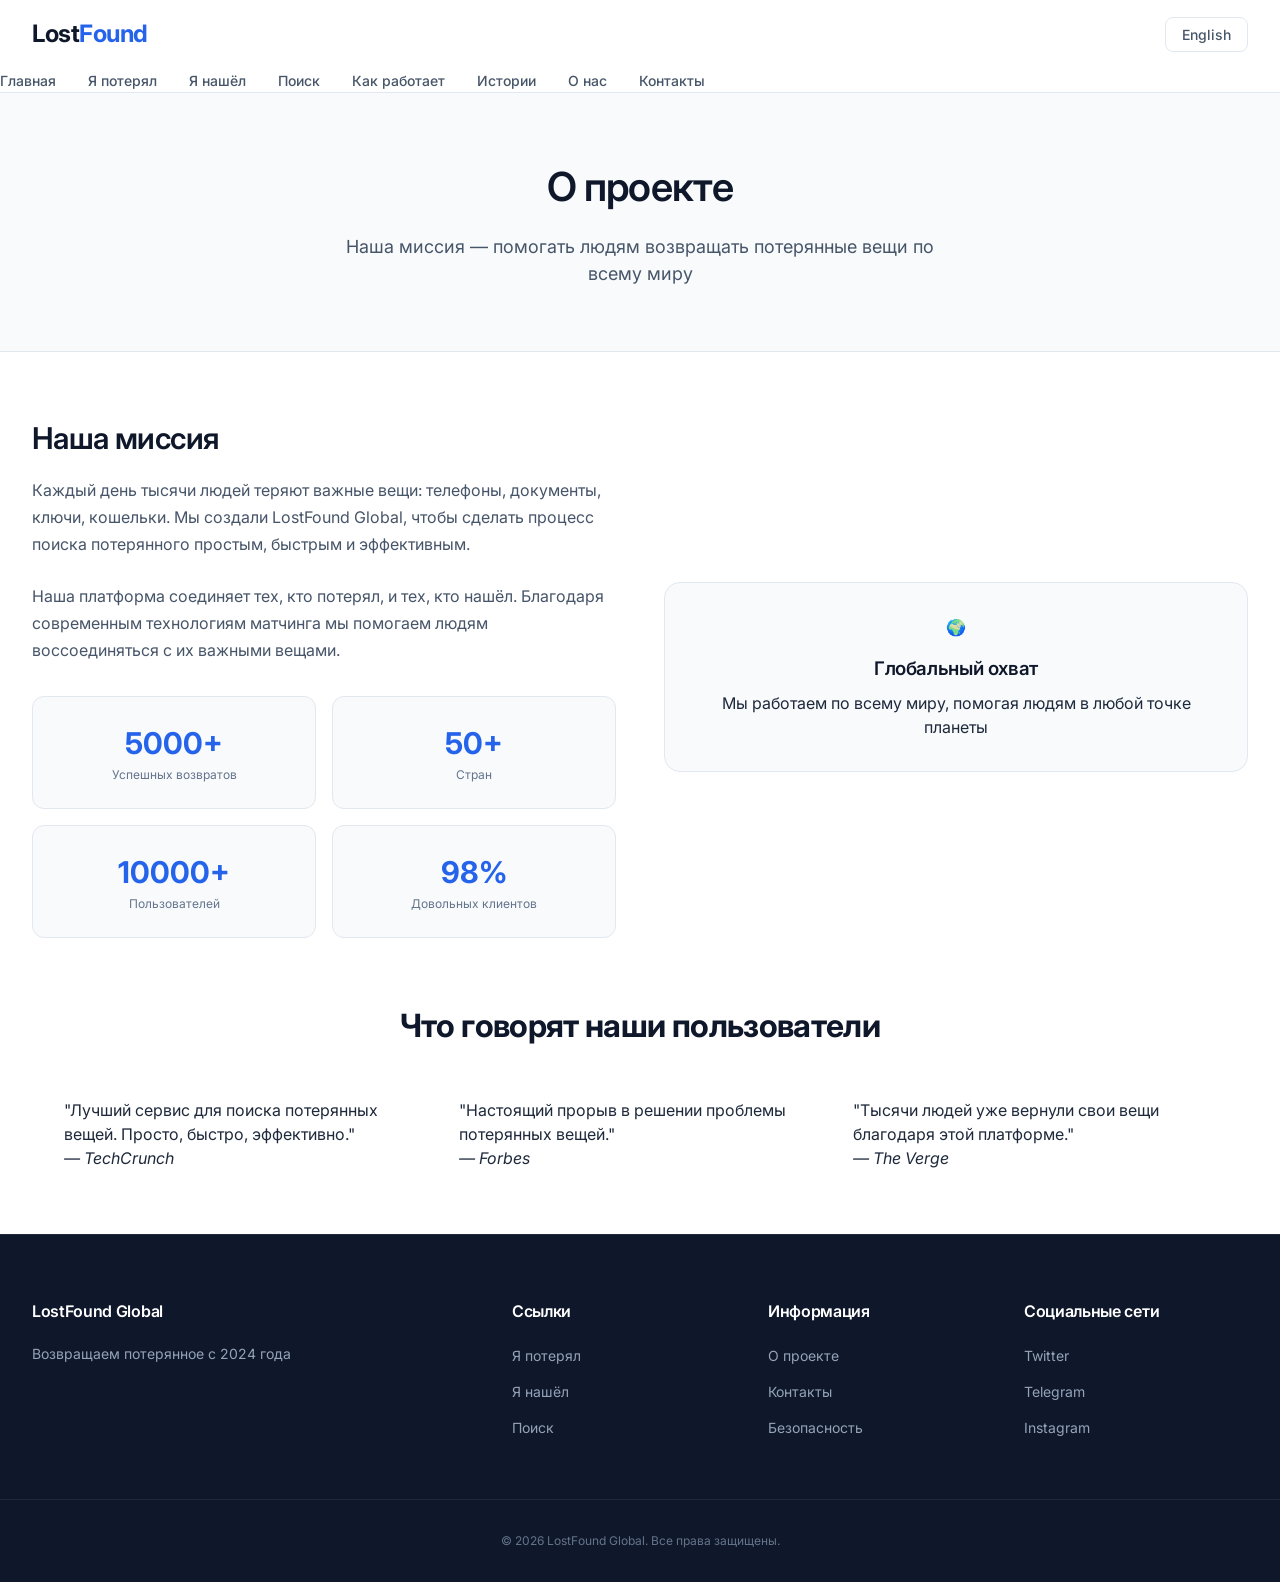
<file: pages/about.html>
<!DOCTYPE html>
<html lang="ru">
<head>
    <meta charset="UTF-8">
    <meta name="viewport" content="width=device-width, initial-scale=1.0">
    <title>О проекте LostFound | LostFound Global</title>
    <meta name="description" content="Узнайте о нашей миссии — помогать людям возвращать потерянные вещи по всему миру.">
    <link href="https://fonts.googleapis.com/css2?family=Inter:opsz,wght@14..32,300;14..32,400;14..32,500;14..32,600;14..32,700&family=Space+Grotesk:wght@300;400;500;600;700&display=swap" rel="stylesheet">
    <link rel="stylesheet" href="../css/style.css">
</head>
<body>
    <div class="chaotic-bg"></div>
    
    <header class="header">
        <div class="nav-container">
            <div class="logo">
                <a href="../index.html">Lost<span>Found</span></a>
            </div>
            <div class="lang-switch">
                <a href="#" class="lang-link" onclick="toggleLanguage(); return false;">English</a>
            </div>
            <button class="mobile-menu-btn" onclick="document.querySelector('.nav-menu').classList.toggle('active')">☰</button>
        </div>
        <nav class="nav-menu">
            <ul>
                <li><a href="../index.html" data-translate="nav_home">Главная</a></li>
                <li><a href="lost.html" data-translate="nav_lost">Я потерял</a></li>
                <li><a href="found.html" data-translate="nav_found">Я нашёл</a></li>
                <li><a href="search.html" data-translate="nav_search">Поиск</a></li>
                <li><a href="how-it-works.html" data-translate="nav_how">Как работает</a></li>
                <li><a href="stories.html" data-translate="nav_stories">Истории</a></li>
                <li><a href="about.html" data-translate="nav_about">О нас</a></li>
                <li><a href="contact.html" data-translate="nav_contact">Контакты</a></li>
            </ul>
        </nav>
    </header>

    <main>
        <section class="about-hero">
            <div class="container">
                <h1 class="about-title" data-translate="about_title">О проекте</h1>
                <p class="about-subtitle" data-translate="about_subtitle">Наша миссия — помогать людям возвращать потерянные вещи по всему миру</p>
            </div>
        </section>

        <section class="about-content">
            <div class="about-grid">
                <div class="about-text">
                    <h2 data-translate="about_mission_title">Наша миссия</h2>
                    <p data-translate="about_mission_desc">Каждый день тысячи людей теряют важные вещи: телефоны, документы, ключи, кошельки. Мы создали LostFound Global, чтобы сделать процесс поиска потерянного простым, быстрым и эффективным.</p>
                    <p>Наша платформа соединяет тех, кто потерял, и тех, кто нашёл. Благодаря современным технологиям матчинга мы помогаем людям воссоединяться с их важными вещами.</p>
                    
                    <div class="about-stats">
                        <div class="about-stat">
                            <div class="about-stat-number">5000+</div>
                            <div class="about-stat-label">Успешных возвратов</div>
                        </div>
                        <div class="about-stat">
                            <div class="about-stat-number">50+</div>
                            <div class="about-stat-label">Стран</div>
                        </div>
                        <div class="about-stat">
                            <div class="about-stat-number">10000+</div>
                            <div class="about-stat-label">Пользователей</div>
                        </div>
                        <div class="about-stat">
                            <div class="about-stat-number">98%</div>
                            <div class="about-stat-label">Довольных клиентов</div>
                        </div>
                    </div>
                </div>
                <div class="about-image">
                    <div class="about-image-icon">🌍</div>
                    <h3>Глобальный охват</h3>
                    <p>Мы работаем по всему миру, помогая людям в любой точке планеты</p>
                </div>
            </div>
        </section>

        <section class="testimonials" style="background: transparent;">
            <div class="container">
                <h2 class="section-title chaotic-section-title" data-translate="testimonials_title">Что говорят о нас</h2>
                <div class="testimonials-grid">
                    <div class="testimonial testimonial-1">
                        <p>"Лучший сервис для поиска потерянных вещей. Просто, быстро, эффективно."</p>
                        <cite>— TechCrunch</cite>
                    </div>
                    <div class="testimonial testimonial-2">
                        <p>"Настоящий прорыв в решении проблемы потерянных вещей."</p>
                        <cite>— Forbes</cite>
                    </div>
                    <div class="testimonial testimonial-3">
                        <p>"Тысячи людей уже вернули свои вещи благодаря этой платформе."</p>
                        <cite>— The Verge</cite>
                    </div>
                </div>
            </div>
        </section>
    </main>

    <footer class="footer">
        <div class="footer-grid">
            <div class="footer-col">
                <h4>LostFound Global</h4>
                <p data-translate="footer_about">Возвращаем потерянное с 2024 года</p>
            </div>
            <div class="footer-col">
                <h4 data-translate="footer_links">Ссылки</h4>
                <ul>
                    <li><a href="lost.html" data-translate="nav_lost">Я потерял</a></li>
                    <li><a href="found.html" data-translate="nav_found">Я нашёл</a></li>
                    <li><a href="search.html" data-translate="nav_search">Поиск</a></li>
                </ul>
            </div>
            <div class="footer-col">
                <h4 data-translate="footer_info">Информация</h4>
                <ul>
                    <li><a href="about.html" data-translate="footer_about_project">О проекте</a></li>
                    <li><a href="contact.html" data-translate="footer_contact">Контакты</a></li>
                    <li><a href="safety.html" data-translate="footer_safety">Безопасность</a></li>
                </ul>
            </div>
            <div class="footer-col">
                <h4>Социальные сети</h4>
                <ul>
                    <li><a href="#">Twitter</a></li>
                    <li><a href="#">Telegram</a></li>
                    <li><a href="#">Instagram</a></li>
                </ul>
            </div>
        </div>
        <div class="footer-bottom">
            <p>&copy; 2026 LostFound Global. <span data-translate="footer_copyright">Все права защищены</span>.</p>
        </div>
    </footer>

    <script src="../js/translations.js"></script>
    <script src="../js/app.js"></script>
</body>
</html>
</file>
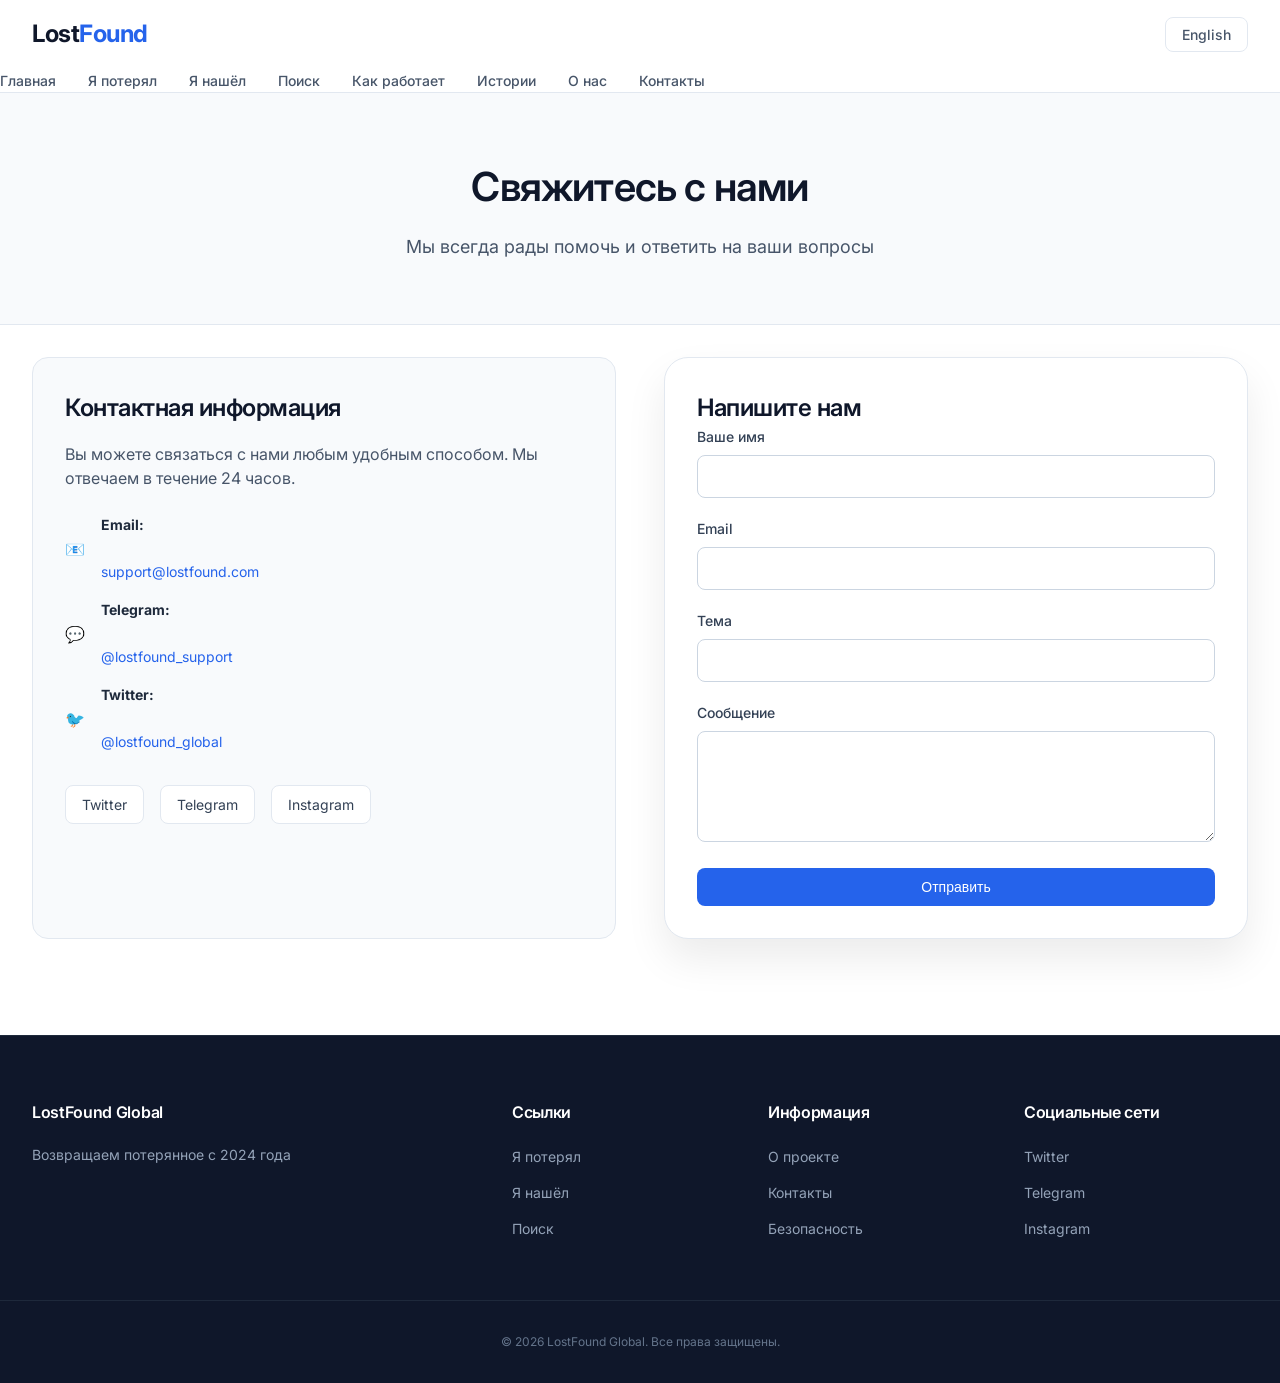
<file: pages/contact.html>
<!DOCTYPE html>
<html lang="ru">
<head>
    <meta charset="UTF-8">
    <meta name="viewport" content="width=device-width, initial-scale=1.0">
    <title>Контакты | LostFound Global</title>
    <meta name="description" content="Свяжитесь с нами по любым вопросам. Мы всегда рады помочь.">
    <link href="https://fonts.googleapis.com/css2?family=Inter:opsz,wght@14..32,300;14..32,400;14..32,500;14..32,600;14..32,700&family=Space+Grotesk:wght@300;400;500;600;700&display=swap" rel="stylesheet">
    <link rel="stylesheet" href="../css/style.css">
</head>
<body>
    <div class="chaotic-bg"></div>
    
    <header class="header">
        <div class="nav-container">
            <div class="logo">
                <a href="../index.html">Lost<span>Found</span></a>
            </div>
            <div class="lang-switch">
                <a href="#" class="lang-link" onclick="toggleLanguage(); return false;">English</a>
            </div>
            <button class="mobile-menu-btn" onclick="document.querySelector('.nav-menu').classList.toggle('active')">☰</button>
        </div>
        <nav class="nav-menu">
            <ul>
                <li><a href="../index.html" data-translate="nav_home">Главная</a></li>
                <li><a href="lost.html" data-translate="nav_lost">Я потерял</a></li>
                <li><a href="found.html" data-translate="nav_found">Я нашёл</a></li>
                <li><a href="search.html" data-translate="nav_search">Поиск</a></li>
                <li><a href="how-it-works.html" data-translate="nav_how">Как работает</a></li>
                <li><a href="stories.html" data-translate="nav_stories">Истории</a></li>
                <li><a href="about.html" data-translate="nav_about">О нас</a></li>
                <li><a href="contact.html" data-translate="nav_contact">Контакты</a></li>
            </ul>
        </nav>
    </header>

    <main>
        <section class="about-hero">
            <div class="container">
                <h1 class="about-title" data-translate="contact_title">Свяжитесь с нами</h1>
                <p class="about-subtitle" data-translate="contact_subtitle">Мы всегда рады помочь и ответить на ваши вопросы</p>
            </div>
        </section>

        <section class="contact-grid">
            <div class="contact-info">
                <h2 data-translate="contact_info_title">Контактная информация</h2>
                <p data-translate="contact_info_desc">Вы можете связаться с нами любым удобным способом. Мы отвечаем в течение 24 часов.</p>
                
                <div class="contact-details">
                    <div class="contact-item">
                        <div class="contact-emoji">📧</div>
                        <div>
                            <strong>Email:</strong><br>
                            <a href="mailto:support@lostfound.com">support@lostfound.com</a>
                        </div>
                    </div>
                    <div class="contact-item">
                        <div class="contact-emoji">💬</div>
                        <div>
                            <strong>Telegram:</strong><br>
                            <a href="#">@lostfound_support</a>
                        </div>
                    </div>
                    <div class="contact-item">
                        <div class="contact-emoji">🐦</div>
                        <div>
                            <strong>Twitter:</strong><br>
                            <a href="#">@lostfound_global</a>
                        </div>
                    </div>
                </div>
                
                <div class="social-links">
                    <a href="#" class="social-link">Twitter</a>
                    <a href="#" class="social-link">Telegram</a>
                    <a href="#" class="social-link">Instagram</a>
                </div>
            </div>
            
            <div class="form-card" style="box-shadow: 0 20px 40px rgba(0,0,0,0.08);">
                <h2 data-translate="contact_form_title">Напишите нам</h2>
                <form id="contactForm">
                    <div class="form-group">
                        <label data-translate="contact_name">Ваше имя</label>
                        <input type="text" id="contactName" required>
                    </div>
                    <div class="form-group">
                        <label data-translate="contact_email">Email</label>
                        <input type="email" id="contactEmail" required>
                    </div>
                    <div class="form-group">
                        <label data-translate="contact_subject">Тема</label>
                        <input type="text" id="contactSubject" required>
                    </div>
                    <div class="form-group">
                        <label data-translate="contact_message">Сообщение</label>
                        <textarea id="contactMessage" rows="5" required></textarea>
                    </div>
                    <button type="submit" class="btn btn-primary btn-block" data-translate="contact_send">Отправить</button>
                </form>
                <div id="contactResult" class="result-message"></div>
            </div>
        </section>
    </main>

    <footer class="footer">
        <div class="footer-grid">
            <div class="footer-col">
                <h4>LostFound Global</h4>
                <p data-translate="footer_about">Возвращаем потерянное с 2024 года</p>
            </div>
            <div class="footer-col">
                <h4 data-translate="footer_links">Ссылки</h4>
                <ul>
                    <li><a href="lost.html" data-translate="nav_lost">Я потерял</a></li>
                    <li><a href="found.html" data-translate="nav_found">Я нашёл</a></li>
                    <li><a href="search.html" data-translate="nav_search">Поиск</a></li>
                </ul>
            </div>
            <div class="footer-col">
                <h4 data-translate="footer_info">Информация</h4>
                <ul>
                    <li><a href="about.html" data-translate="footer_about_project">О проекте</a></li>
                    <li><a href="contact.html" data-translate="footer_contact">Контакты</a></li>
                    <li><a href="safety.html" data-translate="footer_safety">Безопасность</a></li>
                </ul>
            </div>
            <div class="footer-col">
                <h4>Социальные сети</h4>
                <ul>
                    <li><a href="#">Twitter</a></li>
                    <li><a href="#">Telegram</a></li>
                    <li><a href="#">Instagram</a></li>
                </ul>
            </div>
        </div>
        <div class="footer-bottom">
            <p>&copy; 2026 LostFound Global. <span data-translate="footer_copyright">Все права защищены</span>.</p>
        </div>
    </footer>

    <script src="../js/translations.js"></script>
    <script src="../js/app.js"></script>
    <script>
        // Обработка формы контактов
        document.getElementById('contactForm')?.addEventListener('submit', async (e) => {
            e.preventDefault();
            const msg = currentLang === 'ru' 
                ? 'Спасибо! Мы свяжемся с вами в ближайшее время.'
                : 'Thank you! We will contact you soon.';
            showMessage('contactResult', msg, 'success');
            e.target.reset();
        });
    </script>
</body>
</html>
</file>
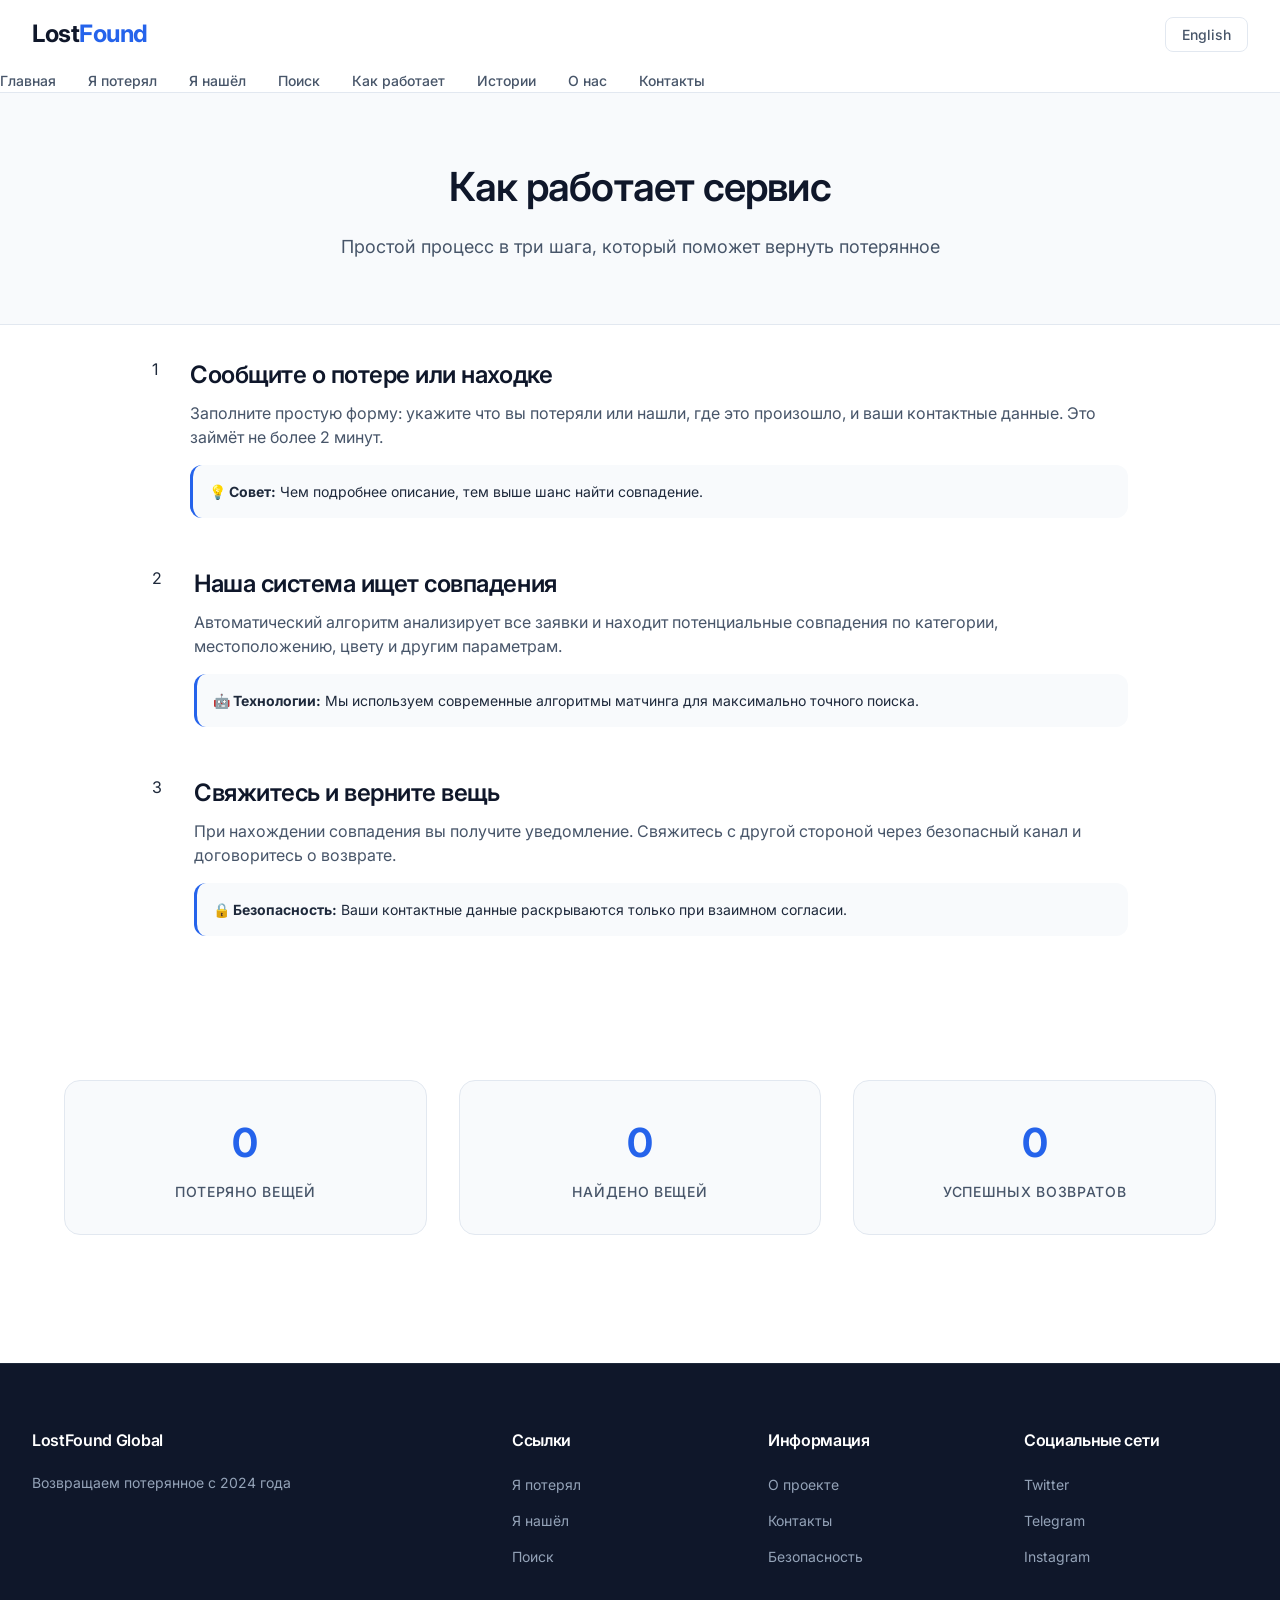
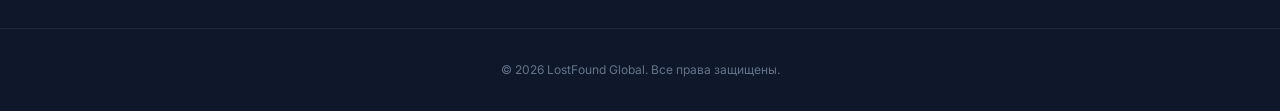
<file: pages/how-it-works.html>
<!DOCTYPE html>
<html lang="ru">
<head>
    <meta charset="UTF-8">
    <meta name="viewport" content="width=device-width, initial-scale=1.0">
    <title>Как работает LostFound | LostFound Global</title>
    <meta name="description" content="Узнайте как работает сервис поиска потерянных вещей. Простой процесс в три шага.">
    <link href="https://fonts.googleapis.com/css2?family=Inter:opsz,wght@14..32,300;14..32,400;14..32,500;14..32,600;14..32,700&family=Space+Grotesk:wght@300;400;500;600;700&display=swap" rel="stylesheet">
    <link rel="stylesheet" href="../css/style.css">
</head>
<body>
    <div class="chaotic-bg"></div>
    
    <header class="header">
        <div class="nav-container">
            <div class="logo">
                <a href="../index.html">Lost<span>Found</span></a>
            </div>
            <div class="lang-switch">
                <a href="#" class="lang-link" onclick="toggleLanguage(); return false;">English</a>
            </div>
            <button class="mobile-menu-btn" onclick="document.querySelector('.nav-menu').classList.toggle('active')">☰</button>
        </div>
        <nav class="nav-menu">
            <ul>
                <li><a href="../index.html" data-translate="nav_home">Главная</a></li>
                <li><a href="lost.html" data-translate="nav_lost">Я потерял</a></li>
                <li><a href="found.html" data-translate="nav_found">Я нашёл</a></li>
                <li><a href="search.html" data-translate="nav_search">Поиск</a></li>
                <li><a href="how-it-works.html" data-translate="nav_how">Как работает</a></li>
                <li><a href="stories.html" data-translate="nav_stories">Истории</a></li>
                <li><a href="about.html" data-translate="nav_about">О нас</a></li>
                <li><a href="contact.html" data-translate="nav_contact">Контакты</a></li>
            </ul>
        </nav>
    </header>

    <main>
        <section class="about-hero">
            <div class="container">
                <h1 class="about-title" data-translate="how_title">Как работает сервис</h1>
                <p class="about-subtitle" data-translate="how_subtitle">Простой процесс в три шага, который поможет вернуть потерянное</p>
            </div>
        </section>

        <section class="how-it-works-page">
            <div class="steps-container">
                <div class="step-item">
                    <div class="step-number-large">1</div>
                    <div class="step-content">
                        <h3 data-translate="step1_title">Сообщите о потере или находке</h3>
                        <p data-translate="step1_desc">Заполните простую форму: укажите что вы потеряли или нашли, где это произошло, и ваши контактные данные. Это займёт не более 2 минут.</p>
                        <div class="step-tip">
                            <strong>💡 Совет:</strong> Чем подробнее описание, тем выше шанс найти совпадение.
                        </div>
                    </div>
                </div>
                
                <div class="step-item">
                    <div class="step-number-large">2</div>
                    <div class="step-content">
                        <h3 data-translate="step2_title">Наша система ищет совпадения</h3>
                        <p data-translate="step2_desc">Автоматический алгоритм анализирует все заявки и находит потенциальные совпадения по категории, местоположению, цвету и другим параметрам.</p>
                        <div class="step-tip">
                            <strong>🤖 Технологии:</strong> Мы используем современные алгоритмы матчинга для максимально точного поиска.
                        </div>
                    </div>
                </div>
                
                <div class="step-item">
                    <div class="step-number-large">3</div>
                    <div class="step-content">
                        <h3 data-translate="step3_title">Свяжитесь и верните вещь</h3>
                        <p data-translate="step3_desc">При нахождении совпадения вы получите уведомление. Свяжитесь с другой стороной через безопасный канал и договоритесь о возврате.</p>
                        <div class="step-tip">
                            <strong>🔒 Безопасность:</strong> Ваши контактные данные раскрываются только при взаимном согласии.
                        </div>
                    </div>
                </div>
            </div>
        </section>

        <section class="stats-section" style="background: transparent;">
            <div class="container">
                <div class="stats-grid">
                    <div class="stat-card">
                        <div class="stat-number" id="statsLost">0</div>
                        <div class="stat-label" data-translate="stat_lost">Потеряно вещей</div>
                    </div>
                    <div class="stat-card">
                        <div class="stat-number" id="statsFound">0</div>
                        <div class="stat-label" data-translate="stat_found">Найдено вещей</div>
                    </div>
                    <div class="stat-card">
                        <div class="stat-number" id="statsMatched">0</div>
                        <div class="stat-label" data-translate="stat_matched">Успешных возвратов</div>
                    </div>
                </div>
            </div>
        </section>
    </main>

    <footer class="footer">
        <div class="footer-grid">
            <div class="footer-col">
                <h4>LostFound Global</h4>
                <p data-translate="footer_about">Возвращаем потерянное с 2024 года</p>
            </div>
            <div class="footer-col">
                <h4 data-translate="footer_links">Ссылки</h4>
                <ul>
                    <li><a href="lost.html" data-translate="nav_lost">Я потерял</a></li>
                    <li><a href="found.html" data-translate="nav_found">Я нашёл</a></li>
                    <li><a href="search.html" data-translate="nav_search">Поиск</a></li>
                </ul>
            </div>
            <div class="footer-col">
                <h4 data-translate="footer_info">Информация</h4>
                <ul>
                    <li><a href="about.html" data-translate="footer_about_project">О проекте</a></li>
                    <li><a href="contact.html" data-translate="footer_contact">Контакты</a></li>
                    <li><a href="safety.html" data-translate="footer_safety">Безопасность</a></li>
                </ul>
            </div>
            <div class="footer-col">
                <h4>Социальные сети</h4>
                <ul>
                    <li><a href="#">Twitter</a></li>
                    <li><a href="#">Telegram</a></li>
                    <li><a href="#">Instagram</a></li>
                </ul>
            </div>
        </div>
        <div class="footer-bottom">
            <p>&copy; 2026 LostFound Global. <span data-translate="footer_copyright">Все права защищены</span>.</p>
        </div>
    </footer>

    <script src="../js/translations.js"></script>
    <script src="../js/app.js"></script>
</body>
</html>
</file>
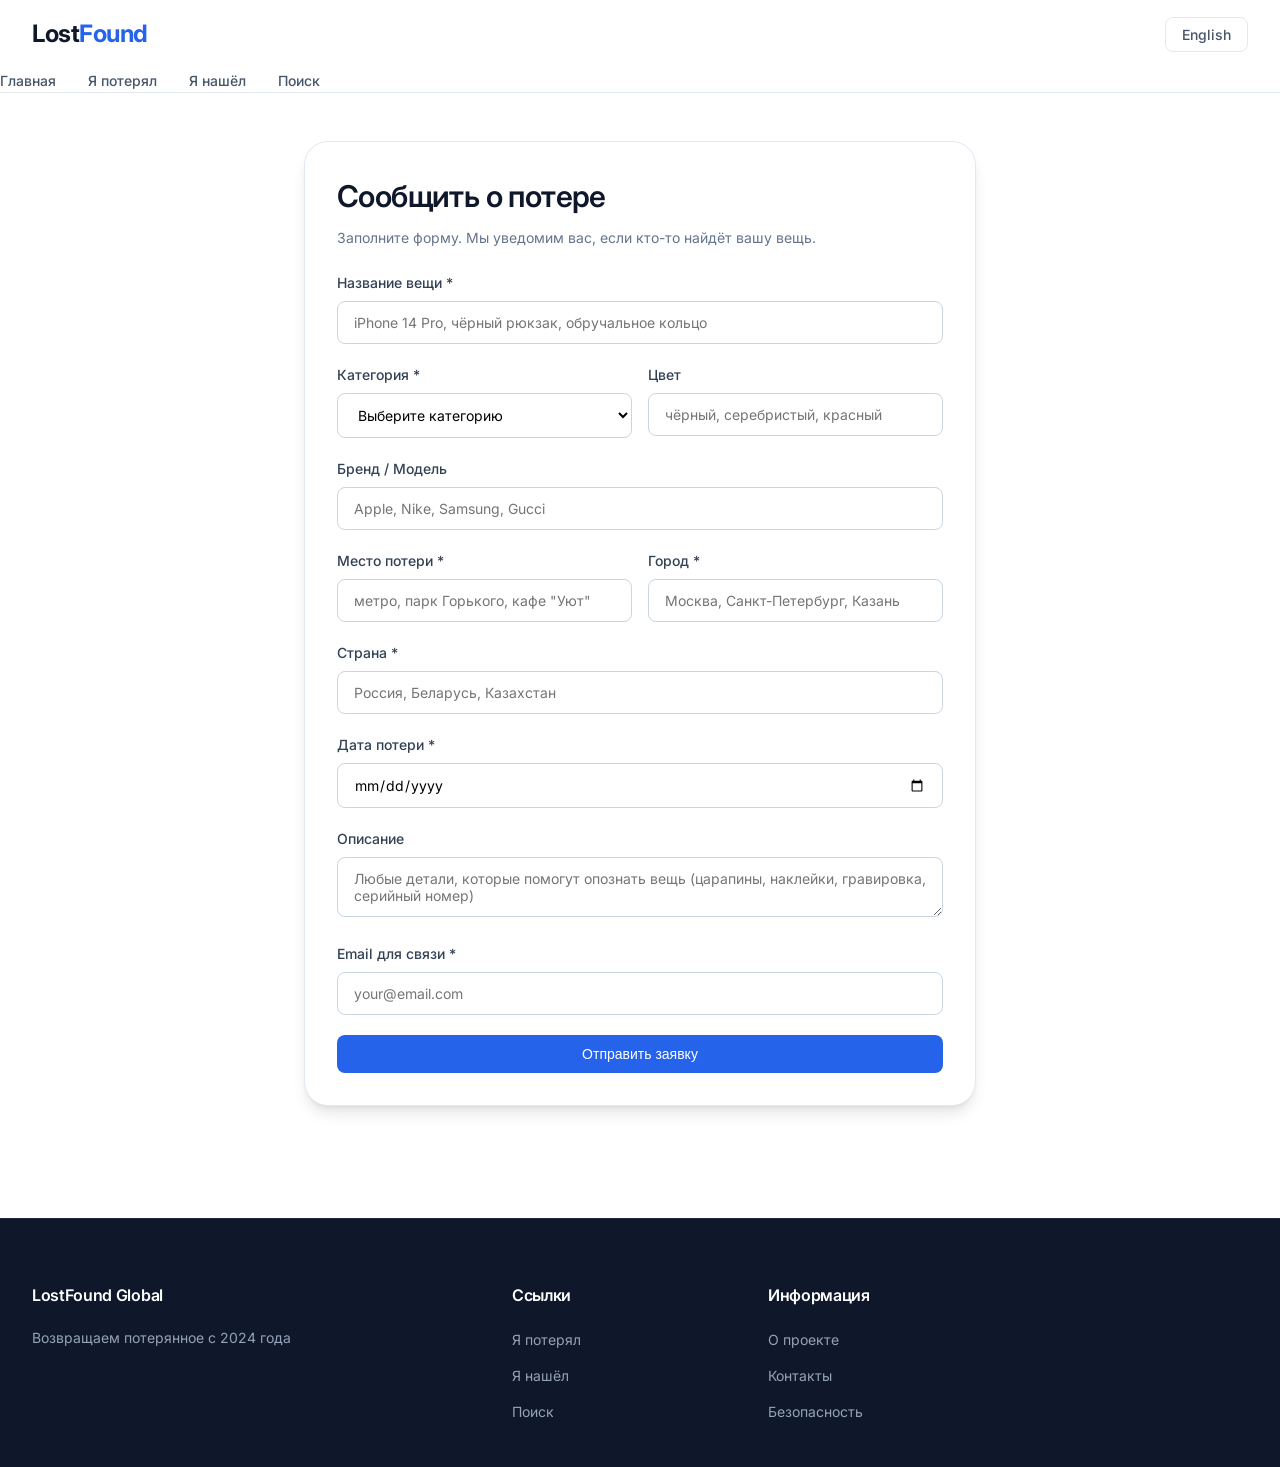
<file: pages/lost.html>
<!DOCTYPE html>
<html lang="ru">
<head>
    <meta charset="UTF-8">
    <meta name="viewport" content="width=device-width, initial-scale=1.0">
    <title>Сообщить о потере | LostFound Global</title>
    <link href="https://fonts.googleapis.com/css2?family=Inter:opsz,wght@14..32,300;14..32,400;14..32,500;14..32,600;14..32,700&display=swap" rel="stylesheet">
    <link rel="stylesheet" href="../css/style.css">
</head>
<body>
    <div class="chaotic-bg"></div>
    
    <header class="header">
        <div class="nav-container">
            <div class="logo">
                <a href="../index.html">Lost<span>Found</span></a>
            </div>
            <div class="lang-switch">
                <a href="#" class="lang-link" onclick="toggleLanguage(); return false;">English</a>
            </div>
            <button class="mobile-menu-btn" onclick="document.querySelector('.nav-menu').classList.toggle('active')">☰</button>
        </div>
        <nav class="nav-menu">
            <ul>
                <li><a href="../index.html" data-translate="nav_home">Главная</a></li>
                <li><a href="lost.html" data-translate="nav_lost">Я потерял</a></li>
                <li><a href="found.html" data-translate="nav_found">Я нашёл</a></li>
                <li><a href="search.html" data-translate="nav_search">Поиск</a></li>
            </ul>
        </nav>
    </header>

    <main>
        <div class="form-container">
            <div class="form-card">
                <h1 class="form-title" data-translate="lost_title">Сообщить о потере</h1>
                <p class="form-subtitle" data-translate="lost_subtitle">Заполните форму. Мы уведомим вас, если кто-то найдёт вашу вещь.</p>
                
                <form id="lostForm">
                    <div class="form-group">
                        <label data-translate="lost_item_name">Название вещи</label>
                        <input type="text" id="itemName" data-translate-placeholder="lost_item_name_placeholder" placeholder="iPhone 14 Pro, чёрный рюкзак" required>
                    </div>
                    
                    <div class="form-row">
                        <div class="form-group">
                            <label data-translate="lost_category">Категория</label>
                            <select id="category" required>
                                <option value="" data-translate="lost_category_select">Выберите категорию</option>
                                <option value="electronics" data-translate="category_electronics">Электроника</option>
                                <option value="bags" data-translate="category_bags">Сумки и багаж</option>
                                <option value="documents" data-translate="category_documents">Документы</option>
                                <option value="jewelry" data-translate="category_jewelry">Украшения</option>
                                <option value="keys" data-translate="category_keys">Ключи</option>
                                <option value="wallet" data-translate="category_wallet">Кошелёк и карты</option>
                                <option value="clothing" data-translate="category_clothing">Одежда</option>
                                <option value="other" data-translate="category_other">Другое</option>
                            </select>
                        </div>
                        
                        <div class="form-group">
                            <label data-translate="lost_color">Цвет</label>
                            <input type="text" id="color" data-translate-placeholder="lost_color_placeholder" placeholder="чёрный, серебристый">
                        </div>
                    </div>
                    
                    <div class="form-group">
                        <label data-translate="lost_brand">Бренд / Модель</label>
                        <input type="text" id="brand" data-translate-placeholder="lost_brand_placeholder" placeholder="Apple, Nike">
                    </div>
                    
                    <div class="form-row">
                        <div class="form-group">
                            <label data-translate="lost_location">Место потери</label>
                            <input type="text" id="location" data-translate-placeholder="lost_location_placeholder" placeholder="метро, парк, кафе" required>
                        </div>
                        
                        <div class="form-group">
                            <label data-translate="lost_city">Город</label>
                            <input type="text" id="city" data-translate-placeholder="lost_city_placeholder" placeholder="Москва, Лондон" required>
                        </div>
                    </div>
                    
                    <div class="form-group">
                        <label data-translate="lost_country">Страна</label>
                        <input type="text" id="country" data-translate-placeholder="lost_country_placeholder" placeholder="Россия, США" required>
                    </div>
                    
                    <div class="form-group">
                        <label data-translate="lost_date">Дата потери</label>
                        <input type="date" id="dateLost" required>
                    </div>
                    
                    <div class="form-group">
                        <label data-translate="lost_description">Описание</label>
                        <textarea id="description" data-translate-placeholder="lost_description_placeholder" placeholder="Любые детали, которые помогут опознать вещь"></textarea>
                    </div>
                    
                    <div class="form-group">
                        <label data-translate="lost_contact">Email для связи</label>
                        <input type="email" id="contactEmail" data-translate-placeholder="lost_contact_placeholder" placeholder="your@email.com" required>
                    </div>
                    
                    <button type="submit" class="btn btn-primary btn-block" data-translate="lost_submit">Отправить заявку</button>
                </form>
                
                <div id="resultMessage" class="result-message"></div>
            </div>
        </div>
    </main>

    <footer class="footer">
        <div class="footer-grid">
            <div class="footer-col">
                <h4>LostFound Global</h4>
                <p data-translate="footer_about">Возвращаем потерянное с 2024 года</p>
            </div>
            <div class="footer-col">
                <h4 data-translate="footer_links">Ссылки</h4>
                <ul>
                    <li><a href="lost.html" data-translate="nav_lost">Я потерял</a></li>
                    <li><a href="found.html" data-translate="nav_found">Я нашёл</a></li>
                    <li><a href="search.html" data-translate="nav_search">Поиск</a></li>
                </ul>
            </div>
            <div class="footer-col">
                <h4 data-translate="footer_info">Информация</h4>
                <ul>
                    <li><a href="#" data-translate="footer_about_project">О проекте</a></li>
                    <li><a href="#" data-translate="footer_contact">Контакты</a></li>
                    <li><a href="#" data-translate="footer_safety">Безопасность</a></li>
                </ul>
            </div>
        </div>
    </footer>

    <script src="../js/translations.js"></script>
    <script src="../js/app.js"></script>
</body>
</html>
</file>
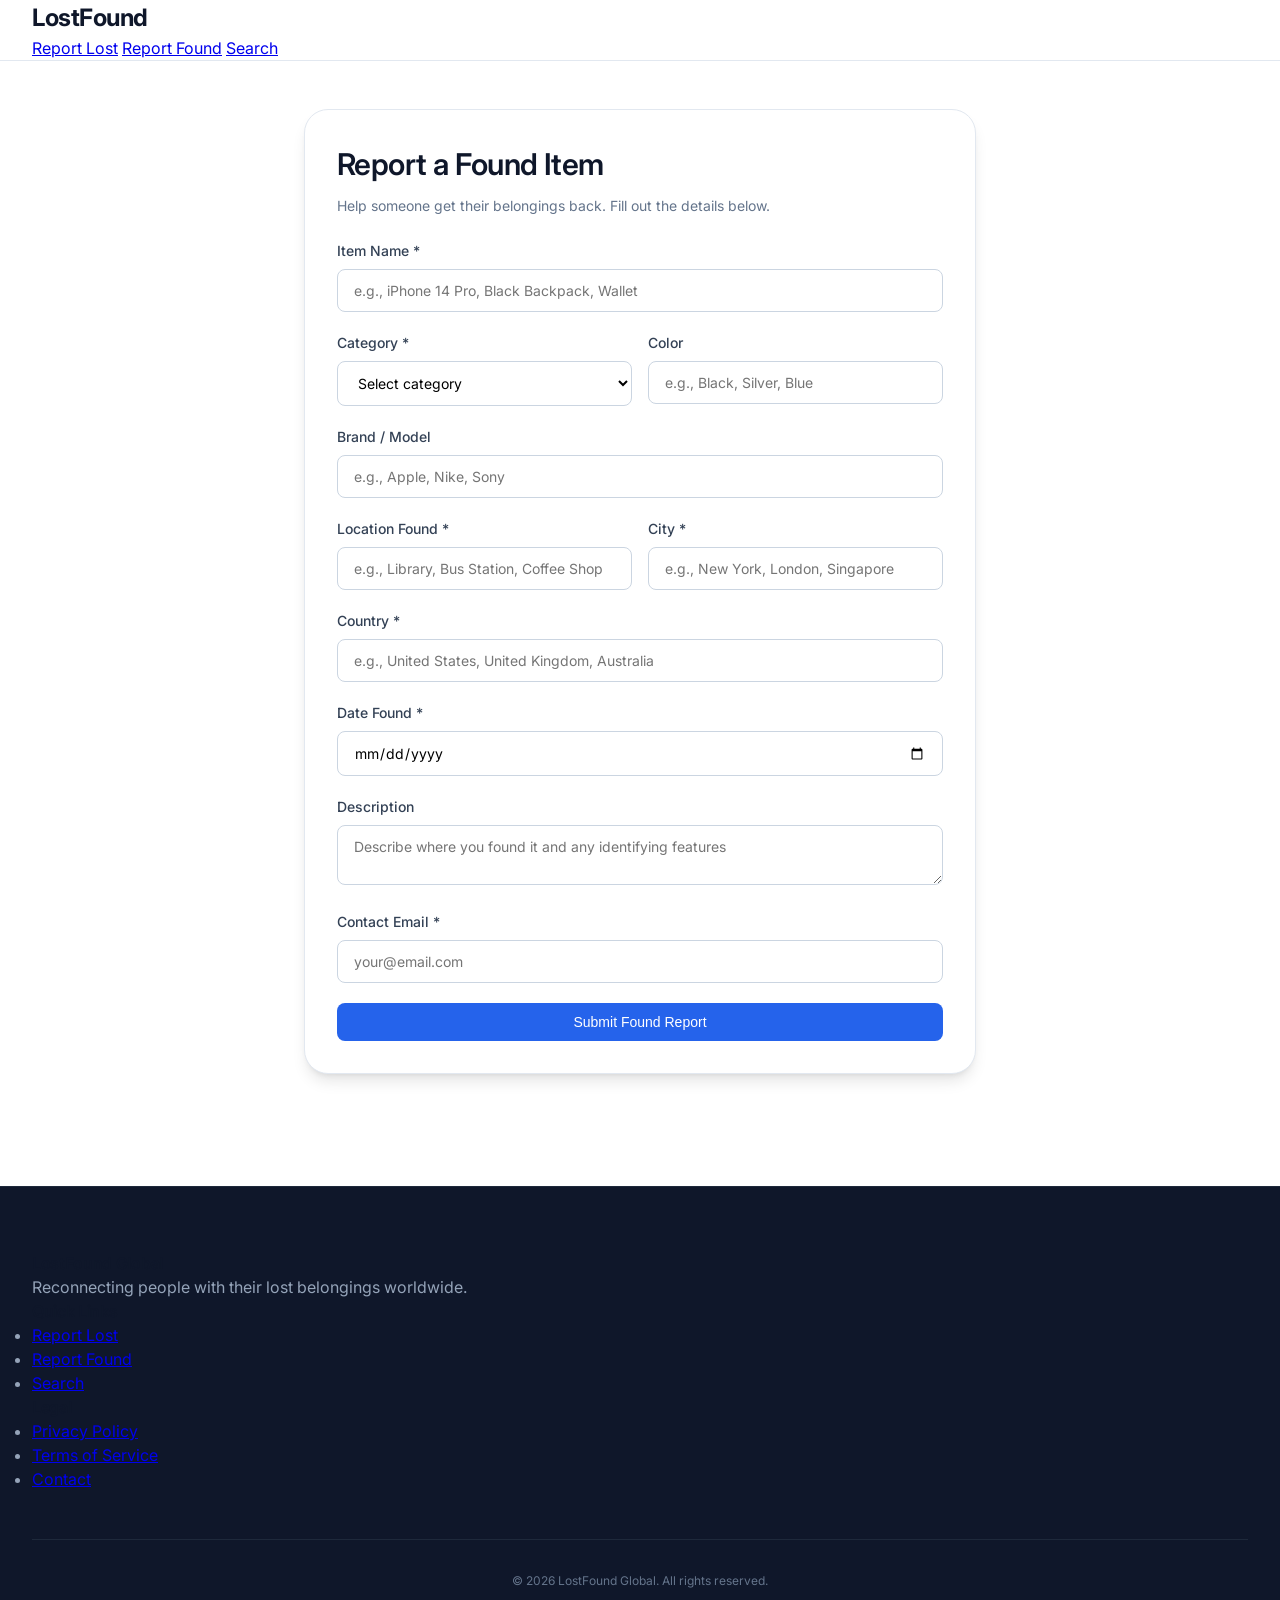
<file: pages/report-found.html>
<!DOCTYPE html>
<html lang="en">
<head>
    <meta charset="UTF-8">
    <meta name="viewport" content="width=device-width, initial-scale=1.0">
    <meta name="description" content="Report a found item - Help return belongings to their owner">
    <title>Report Found Item | LostFound Global</title>
    <link href="https://fonts.googleapis.com/css2?family=Inter:opsz,wght@14..32,300;14..32,400;14..32,500;14..32,600;14..32,700&display=swap" rel="stylesheet">
    <link rel="stylesheet" href="../css/style.css">
</head>
<body>
    <header class="header">
        <nav class="nav container">
            <div class="logo">
                <a href="/">LostFound</a>
            </div>
            <div class="nav-links">
                <a href="/pages/report-lost.html" class="nav-link">Report Lost</a>
                <a href="/pages/report-found.html" class="nav-link">Report Found</a>
                <a href="/pages/search.html" class="nav-link">Search</a>
            </div>
        </nav>
    </header>

    <main>
        <div class="form-container">
            <div class="form-card">
                <h1 class="form-title">Report a Found Item</h1>
                <p class="form-subtitle">Help someone get their belongings back. Fill out the details below.</p>
                
                <form id="foundForm">
                    <div class="form-group">
                        <label for="itemName">Item Name *</label>
                        <input type="text" id="itemName" name="itemName" required placeholder="e.g., iPhone 14 Pro, Black Backpack, Wallet">
                    </div>
                    
                    <div class="form-row">
                        <div class="form-group">
                            <label for="category">Category *</label>
                            <select id="category" name="category" required>
                                <option value="">Select category</option>
                                <option value="electronics">Electronics</option>
                                <option value="bags">Bags & Luggage</option>
                                <option value="documents">Documents & IDs</option>
                                <option value="jewelry">Jewelry & Accessories</option>
                                <option value="keys">Keys</option>
                                <option value="wallet">Wallet & Cards</option>
                                <option value="clothing">Clothing</option>
                                <option value="other">Other</option>
                            </select>
                        </div>
                        
                        <div class="form-group">
                            <label for="color">Color</label>
                            <input type="text" id="color" name="color" placeholder="e.g., Black, Silver, Blue">
                        </div>
                    </div>
                    
                    <div class="form-group">
                        <label for="brand">Brand / Model</label>
                        <input type="text" id="brand" name="brand" placeholder="e.g., Apple, Nike, Sony">
                    </div>
                    
                    <div class="form-row">
                        <div class="form-group">
                            <label for="location">Location Found *</label>
                            <input type="text" id="location" name="location" required placeholder="e.g., Library, Bus Station, Coffee Shop">
                        </div>
                        
                        <div class="form-group">
                            <label for="city">City *</label>
                            <input type="text" id="city" name="city" required placeholder="e.g., New York, London, Singapore">
                        </div>
                    </div>
                    
                    <div class="form-group">
                        <label for="country">Country *</label>
                        <input type="text" id="country" name="country" required placeholder="e.g., United States, United Kingdom, Australia">
                    </div>
                    
                    <div class="form-group">
                        <label for="dateFound">Date Found *</label>
                        <input type="date" id="dateFound" name="dateFound" required>
                    </div>
                    
                    <div class="form-group">
                        <label for="description">Description</label>
                        <textarea id="description" name="description" placeholder="Describe where you found it and any identifying features"></textarea>
                    </div>
                    
                    <div class="form-group">
                        <label for="contactEmail">Contact Email *</label>
                        <input type="email" id="contactEmail" name="contactEmail" required placeholder="your@email.com">
                    </div>
                    
                    <button type="submit" class="btn btn-primary btn-block">Submit Found Report</button>
                </form>
                
                <div id="resultMessage" class="result-message"></div>
            </div>
        </div>
    </main>

    <footer class="footer">
        <div class="container">
            <div class="footer-content">
                <div class="footer-section">
                    <h4>LostFound Global</h4>
                    <p>Reconnecting people with their lost belongings worldwide.</p>
                </div>
                <div class="footer-section">
                    <h4>Quick Links</h4>
                    <ul>
                        <li><a href="/pages/report-lost.html">Report Lost</a></li>
                        <li><a href="/pages/report-found.html">Report Found</a></li>
                        <li><a href="/pages/search.html">Search</a></li>
                    </ul>
                </div>
                <div class="footer-section">
                    <h4>Legal</h4>
                    <ul>
                        <li><a href="#">Privacy Policy</a></li>
                        <li><a href="#">Terms of Service</a></li>
                        <li><a href="#">Contact</a></li>
                    </ul>
                </div>
            </div>
            <div class="footer-bottom">
                <p>&copy; 2026 LostFound Global. All rights reserved.</p>
            </div>
        </div>
    </footer>

    <script src="../js/app.js"></script>
</body>
</html>
</file>
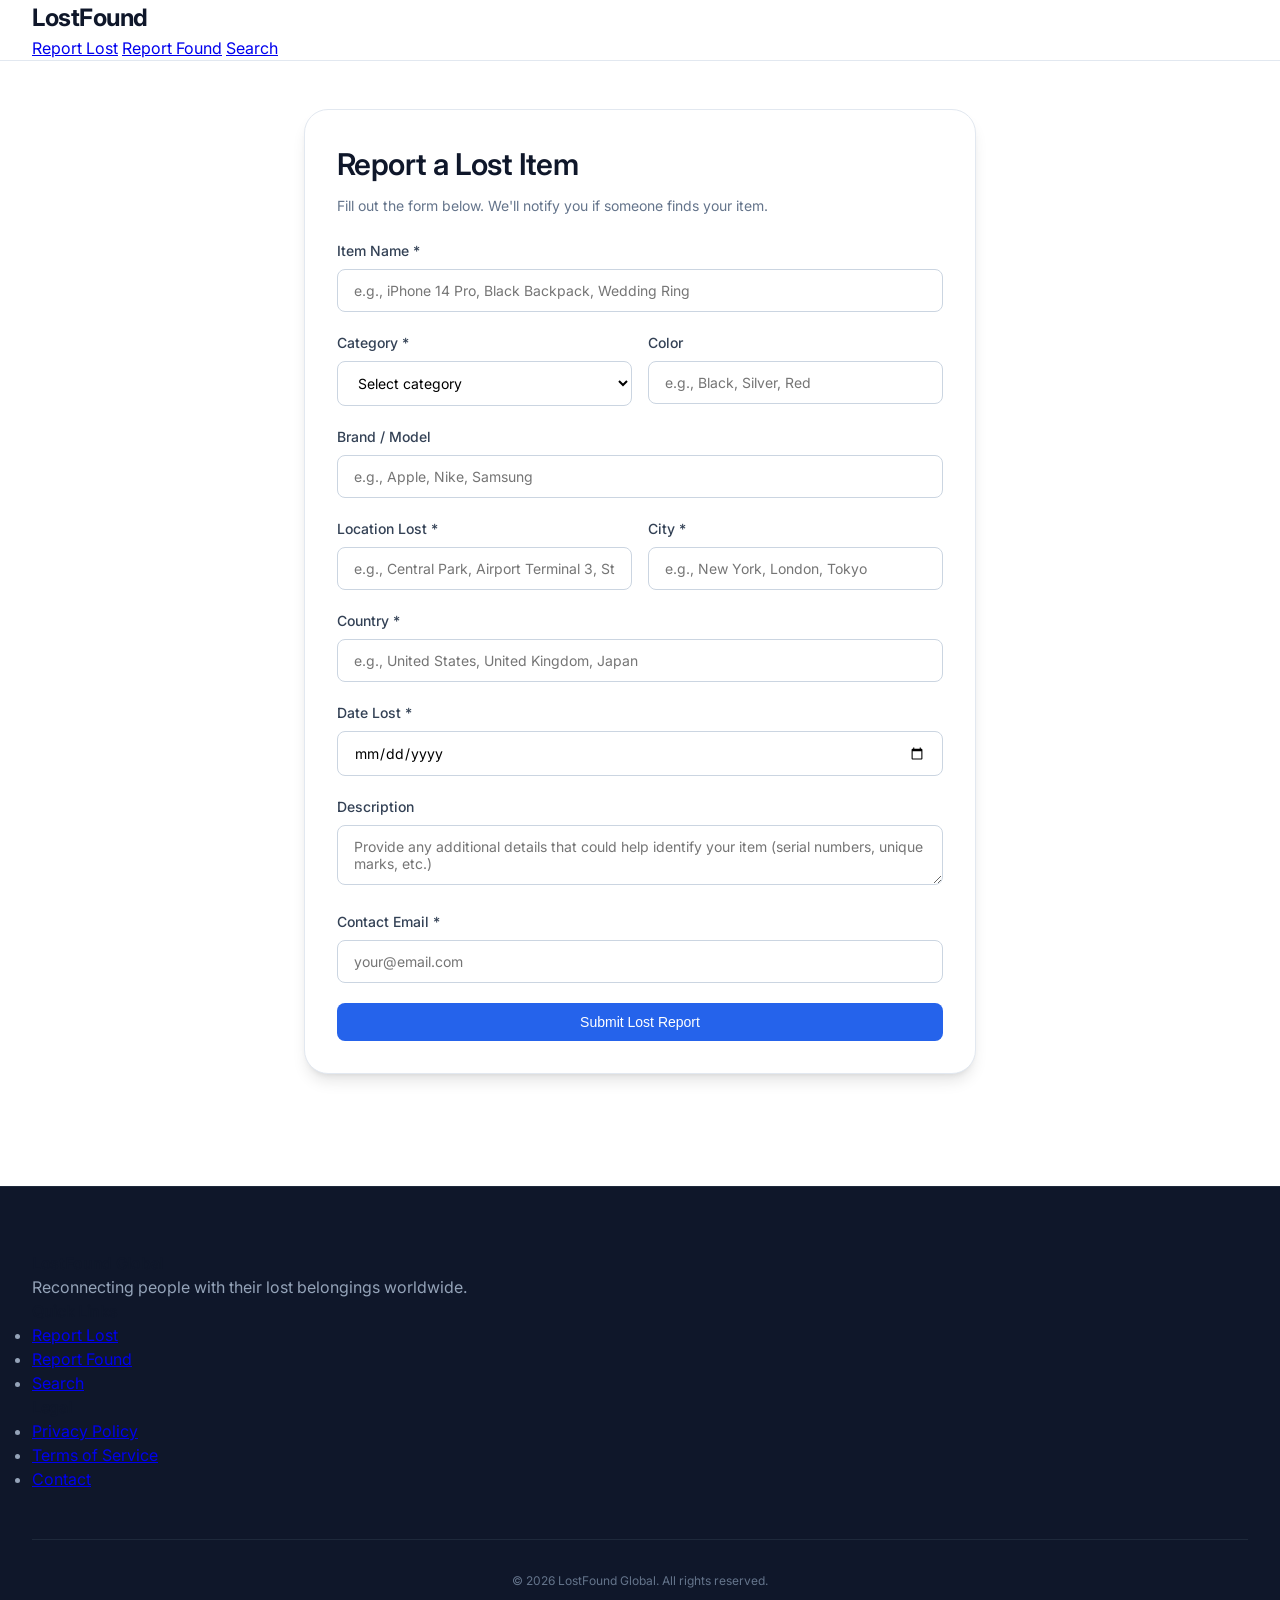
<file: pages/report-lost.html>
<!DOCTYPE html>
<html lang="en">
<head>
    <meta charset="UTF-8">
    <meta name="viewport" content="width=device-width, initial-scale=1.0">
    <meta name="description" content="Report a lost item - Help us find your belongings">
    <title>Report Lost Item | LostFound Global</title>
    <link href="https://fonts.googleapis.com/css2?family=Inter:opsz,wght@14..32,300;14..32,400;14..32,500;14..32,600;14..32,700&display=swap" rel="stylesheet">
    <link rel="stylesheet" href="../css/style.css">
</head>
<body>
    <header class="header">
        <nav class="nav container">
            <div class="logo">
                <a href="/">LostFound</a>
            </div>
            <div class="nav-links">
                <a href="/pages/report-lost.html" class="nav-link">Report Lost</a>
                <a href="/pages/report-found.html" class="nav-link">Report Found</a>
                <a href="/pages/search.html" class="nav-link">Search</a>
            </div>
        </nav>
    </header>

    <main>
        <div class="form-container">
            <div class="form-card">
                <h1 class="form-title">Report a Lost Item</h1>
                <p class="form-subtitle">Fill out the form below. We'll notify you if someone finds your item.</p>
                
                <form id="lostForm">
                    <div class="form-group">
                        <label for="itemName">Item Name *</label>
                        <input type="text" id="itemName" name="itemName" required placeholder="e.g., iPhone 14 Pro, Black Backpack, Wedding Ring">
                    </div>
                    
                    <div class="form-row">
                        <div class="form-group">
                            <label for="category">Category *</label>
                            <select id="category" name="category" required>
                                <option value="">Select category</option>
                                <option value="electronics">Electronics</option>
                                <option value="bags">Bags & Luggage</option>
                                <option value="documents">Documents & IDs</option>
                                <option value="jewelry">Jewelry & Accessories</option>
                                <option value="keys">Keys</option>
                                <option value="wallet">Wallet & Cards</option>
                                <option value="clothing">Clothing</option>
                                <option value="other">Other</option>
                            </select>
                        </div>
                        
                        <div class="form-group">
                            <label for="color">Color</label>
                            <input type="text" id="color" name="color" placeholder="e.g., Black, Silver, Red">
                        </div>
                    </div>
                    
                    <div class="form-group">
                        <label for="brand">Brand / Model</label>
                        <input type="text" id="brand" name="brand" placeholder="e.g., Apple, Nike, Samsung">
                    </div>
                    
                    <div class="form-row">
                        <div class="form-group">
                            <label for="location">Location Lost *</label>
                            <input type="text" id="location" name="location" required placeholder="e.g., Central Park, Airport Terminal 3, Starbucks on Main St">
                        </div>
                        
                        <div class="form-group">
                            <label for="city">City *</label>
                            <input type="text" id="city" name="city" required placeholder="e.g., New York, London, Tokyo">
                        </div>
                    </div>
                    
                    <div class="form-group">
                        <label for="country">Country *</label>
                        <input type="text" id="country" name="country" required placeholder="e.g., United States, United Kingdom, Japan">
                    </div>
                    
                    <div class="form-group">
                        <label for="dateLost">Date Lost *</label>
                        <input type="date" id="dateLost" name="dateLost" required>
                    </div>
                    
                    <div class="form-group">
                        <label for="description">Description</label>
                        <textarea id="description" name="description" placeholder="Provide any additional details that could help identify your item (serial numbers, unique marks, etc.)"></textarea>
                    </div>
                    
                    <div class="form-group">
                        <label for="contactEmail">Contact Email *</label>
                        <input type="email" id="contactEmail" name="contactEmail" required placeholder="your@email.com">
                    </div>
                    
                    <button type="submit" class="btn btn-primary btn-block">Submit Lost Report</button>
                </form>
                
                <div id="resultMessage" class="result-message"></div>
            </div>
        </div>
    </main>

    <footer class="footer">
        <div class="container">
            <div class="footer-content">
                <div class="footer-section">
                    <h4>LostFound Global</h4>
                    <p>Reconnecting people with their lost belongings worldwide.</p>
                </div>
                <div class="footer-section">
                    <h4>Quick Links</h4>
                    <ul>
                        <li><a href="/pages/report-lost.html">Report Lost</a></li>
                        <li><a href="/pages/report-found.html">Report Found</a></li>
                        <li><a href="/pages/search.html">Search</a></li>
                    </ul>
                </div>
                <div class="footer-section">
                    <h4>Legal</h4>
                    <ul>
                        <li><a href="#">Privacy Policy</a></li>
                        <li><a href="#">Terms of Service</a></li>
                        <li><a href="#">Contact</a></li>
                    </ul>
                </div>
            </div>
            <div class="footer-bottom">
                <p>&copy; 2026 LostFound Global. All rights reserved.</p>
            </div>
        </div>
    </footer>

    <script src="../js/app.js"></script>
</body>
</html>
</file>
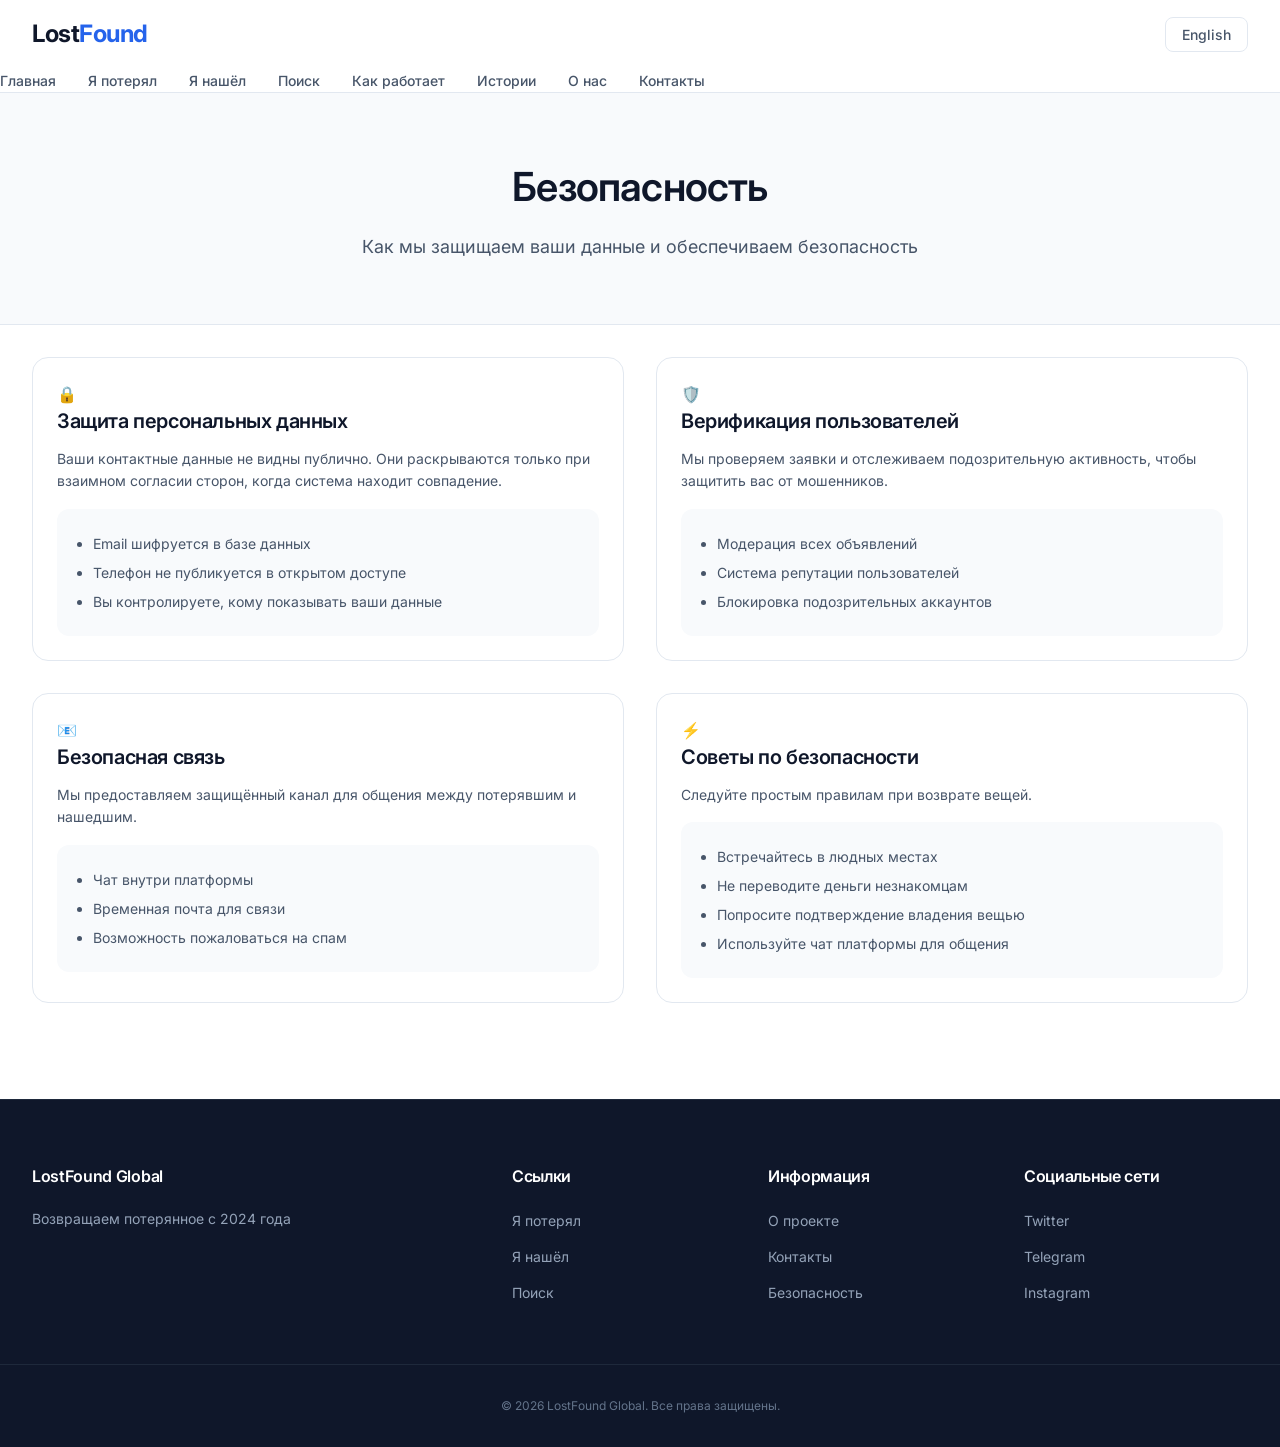
<file: pages/safety.html>
<!DOCTYPE html>
<html lang="ru">
<head>
    <meta charset="UTF-8">
    <meta name="viewport" content="width=device-width, initial-scale=1.0">
    <title>Безопасность | LostFound Global</title>
    <meta name="description" content="Как мы защищаем ваши данные и обеспечиваем безопасность при использовании сервиса.">
    <link href="https://fonts.googleapis.com/css2?family=Inter:opsz,wght@14..32,300;14..32,400;14..32,500;14..32,600;14..32,700&family=Space+Grotesk:wght@300;400;500;600;700&display=swap" rel="stylesheet">
    <link rel="stylesheet" href="../css/style.css">
</head>
<body>
    <div class="chaotic-bg"></div>
    
    <header class="header">
        <div class="nav-container">
            <div class="logo">
                <a href="../index.html">Lost<span>Found</span></a>
            </div>
            <div class="lang-switch">
                <a href="#" class="lang-link" onclick="toggleLanguage(); return false;">English</a>
            </div>
            <button class="mobile-menu-btn" onclick="document.querySelector('.nav-menu').classList.toggle('active')">☰</button>
        </div>
        <nav class="nav-menu">
            <ul>
                <li><a href="../index.html" data-translate="nav_home">Главная</a></li>
                <li><a href="lost.html" data-translate="nav_lost">Я потерял</a></li>
                <li><a href="found.html" data-translate="nav_found">Я нашёл</a></li>
                <li><a href="search.html" data-translate="nav_search">Поиск</a></li>
                <li><a href="how-it-works.html" data-translate="nav_how">Как работает</a></li>
                <li><a href="stories.html" data-translate="nav_stories">Истории</a></li>
                <li><a href="about.html" data-translate="nav_about">О нас</a></li>
                <li><a href="contact.html" data-translate="nav_contact">Контакты</a></li>
            </ul>
        </nav>
    </header>

    <main>
        <section class="about-hero">
            <div class="container">
                <h1 class="about-title" data-translate="safety_title">Безопасность</h1>
                <p class="about-subtitle" data-translate="safety_subtitle">Как мы защищаем ваши данные и обеспечиваем безопасность</p>
            </div>
        </section>

        <section class="safety-grid">
            <div class="safety-card">
                <div class="safety-icon">🔒</div>
                <h3 data-translate="safety_data_title">Защита персональных данных</h3>
                <p data-translate="safety_data_desc">Ваши контактные данные не видны публично. Они раскрываются только при взаимном согласии сторон, когда система находит совпадение.</p>
                <div class="safety-tips">
                    <ul>
                        <li>Email шифруется в базе данных</li>
                        <li>Телефон не публикуется в открытом доступе</li>
                        <li>Вы контролируете, кому показывать ваши данные</li>
                    </ul>
                </div>
            </div>

            <div class="safety-card">
                <div class="safety-icon">🛡️</div>
                <h3 data-translate="safety_verify_title">Верификация пользователей</h3>
                <p data-translate="safety_verify_desc">Мы проверяем заявки и отслеживаем подозрительную активность, чтобы защитить вас от мошенников.</p>
                <div class="safety-tips">
                    <ul>
                        <li>Модерация всех объявлений</li>
                        <li>Система репутации пользователей</li>
                        <li>Блокировка подозрительных аккаунтов</li>
                    </ul>
                </div>
            </div>

            <div class="safety-card">
                <div class="safety-icon">📧</div>
                <h3 data-translate="safety_contact_title">Безопасная связь</h3>
                <p data-translate="safety_contact_desc">Мы предоставляем защищённый канал для общения между потерявшим и нашедшим.</p>
                <div class="safety-tips">
                    <ul>
                        <li>Чат внутри платформы</li>
                        <li>Временная почта для связи</li>
                        <li>Возможность пожаловаться на спам</li>
                    </ul>
                </div>
            </div>

            <div class="safety-card">
                <div class="safety-icon">⚡</div>
                <h3 data-translate="safety_tips_title">Советы по безопасности</h3>
                <p data-translate="safety_tips_desc">Следуйте простым правилам при возврате вещей.</p>
                <div class="safety-tips">
                    <ul>
                        <li>Встречайтесь в людных местах</li>
                        <li>Не переводите деньги незнакомцам</li>
                        <li>Попросите подтверждение владения вещью</li>
                        <li>Используйте чат платформы для общения</li>
                    </ul>
                </div>
            </div>
        </section>
    </main>

    <footer class="footer">
        <div class="footer-grid">
            <div class="footer-col">
                <h4>LostFound Global</h4>
                <p data-translate="footer_about">Возвращаем потерянное с 2024 года</p>
            </div>
            <div class="footer-col">
                <h4 data-translate="footer_links">Ссылки</h4>
                <ul>
                    <li><a href="lost.html" data-translate="nav_lost">Я потерял</a></li>
                    <li><a href="found.html" data-translate="nav_found">Я нашёл</a></li>
                    <li><a href="search.html" data-translate="nav_search">Поиск</a></li>
                </ul>
            </div>
            <div class="footer-col">
                <h4 data-translate="footer_info">Информация</h4>
                <ul>
                    <li><a href="about.html" data-translate="footer_about_project">О проекте</a></li>
                    <li><a href="contact.html" data-translate="footer_contact">Контакты</a></li>
                    <li><a href="safety.html" data-translate="footer_safety">Безопасность</a></li>
                </ul>
            </div>
            <div class="footer-col">
                <h4>Социальные сети</h4>
                <ul>
                    <li><a href="#">Twitter</a></li>
                    <li><a href="#">Telegram</a></li>
                    <li><a href="#">Instagram</a></li>
                </ul>
            </div>
        </div>
        <div class="footer-bottom">
            <p>&copy; 2026 LostFound Global. <span data-translate="footer_copyright">Все права защищены</span>.</p>
        </div>
    </footer>

    <script src="../js/translations.js"></script>
    <script src="../js/app.js"></script>
</body>
</html>
</file>
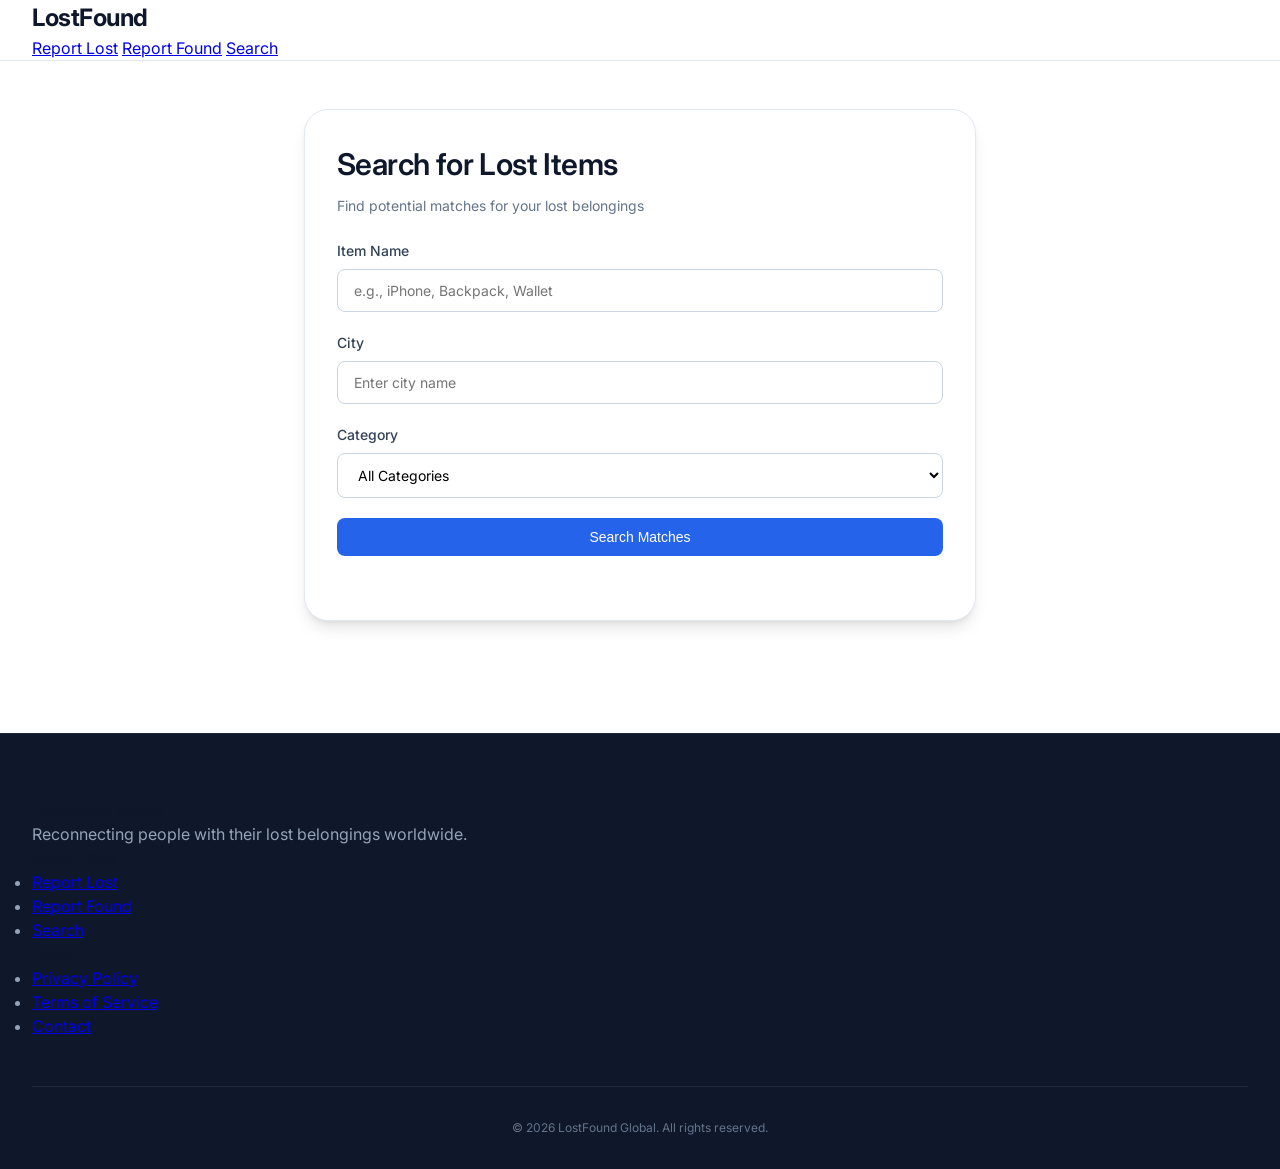
<file: pages/search.html>
<!DOCTYPE html>
<html lang="en">
<head>
    <meta charset="UTF-8">
    <meta name="viewport" content="width=device-width, initial-scale=1.0">
    <meta name="description" content="Search for lost items - Find your belongings">
    <title>Search Lost Items | LostFound Global</title>
    <link href="https://fonts.googleapis.com/css2?family=Inter:opsz,wght@14..32,300;14..32,400;14..32,500;14..32,600;14..32,700&display=swap" rel="stylesheet">
    <link rel="stylesheet" href="../css/style.css">
</head>
<body>
    <header class="header">
        <nav class="nav container">
            <div class="logo">
                <a href="/">LostFound</a>
            </div>
            <div class="nav-links">
                <a href="/pages/report-lost.html" class="nav-link">Report Lost</a>
                <a href="/pages/report-found.html" class="nav-link">Report Found</a>
                <a href="/pages/search.html" class="nav-link">Search</a>
            </div>
        </nav>
    </header>

    <main>
        <div class="form-container">
            <div class="form-card">
                <h1 class="form-title">Search for Lost Items</h1>
                <p class="form-subtitle">Find potential matches for your lost belongings</p>
                
                <form id="searchForm">
                    <div class="form-group">
                        <label for="searchItem">Item Name</label>
                        <input type="text" id="searchItem" name="searchItem" placeholder="e.g., iPhone, Backpack, Wallet">
                    </div>
                    
                    <div class="form-group">
                        <label for="searchCity">City</label>
                        <input type="text" id="searchCity" name="searchCity" placeholder="Enter city name">
                    </div>
                    
                    <div class="form-group">
                        <label for="searchCategory">Category</label>
                        <select id="searchCategory" name="searchCategory">
                            <option value="">All Categories</option>
                            <option value="electronics">Electronics</option>
                            <option value="bags">Bags & Luggage</option>
                            <option value="documents">Documents & IDs</option>
                            <option value="jewelry">Jewelry & Accessories</option>
                            <option value="keys">Keys</option>
                            <option value="wallet">Wallet & Cards</option>
                            <option value="clothing">Clothing</option>
                            <option value="other">Other</option>
                        </select>
                    </div>
                    
                    <button type="submit" class="btn btn-primary btn-block">Search Matches</button>
                </form>
                
                <div id="resultsContainer" class="search-results"></div>
            </div>
        </div>
    </main>

    <footer class="footer">
        <div class="container">
            <div class="footer-content">
                <div class="footer-section">
                    <h4>LostFound Global</h4>
                    <p>Reconnecting people with their lost belongings worldwide.</p>
                </div>
                <div class="footer-section">
                    <h4>Quick Links</h4>
                    <ul>
                        <li><a href="/pages/report-lost.html">Report Lost</a></li>
                        <li><a href="/pages/report-found.html">Report Found</a></li>
                        <li><a href="/pages/search.html">Search</a></li>
                    </ul>
                </div>
                <div class="footer-section">
                    <h4>Legal</h4>
                    <ul>
                        <li><a href="#">Privacy Policy</a></li>
                        <li><a href="#">Terms of Service</a></li>
                        <li><a href="#">Contact</a></li>
                    </ul>
                </div>
            </div>
            <div class="footer-bottom">
                <p>&copy; 2026 LostFound Global. All rights reserved.</p>
            </div>
        </div>
    </footer>

    <script src="../js/app.js"></script>
</body>
</html>
</file>
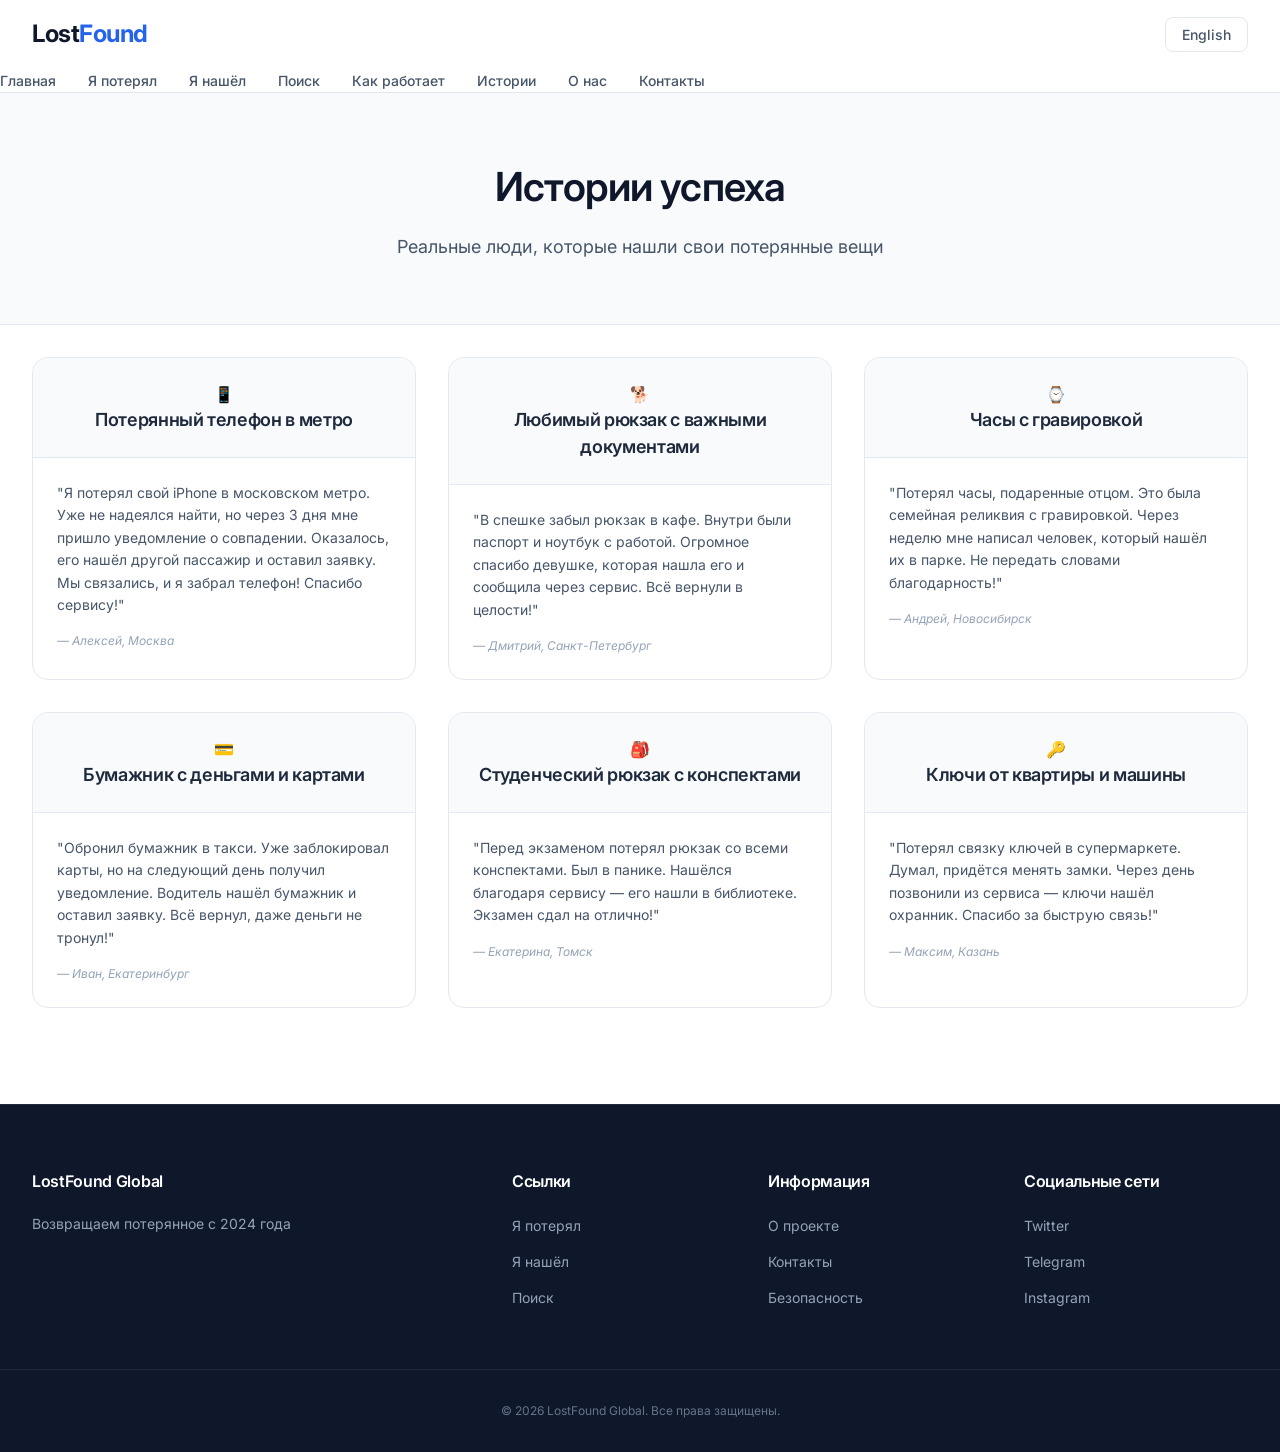
<file: pages/stories.html>
<!DOCTYPE html>
<html lang="ru">
<head>
    <meta charset="UTF-8">
    <meta name="viewport" content="width=device-width, initial-scale=1.0">
    <title>Истории успеха | LostFound Global</title>
    <meta name="description" content="Реальные истории людей, которые нашли свои потерянные вещи благодаря нашему сервису.">
    <link href="https://fonts.googleapis.com/css2?family=Inter:opsz,wght@14..32,300;14..32,400;14..32,500;14..32,600;14..32,700&family=Space+Grotesk:wght@300;400;500;600;700&display=swap" rel="stylesheet">
    <link rel="stylesheet" href="../css/style.css">
</head>
<body>
    <div class="chaotic-bg"></div>
    
    <header class="header">
        <div class="nav-container">
            <div class="logo">
                <a href="../index.html">Lost<span>Found</span></a>
            </div>
            <div class="lang-switch">
                <a href="#" class="lang-link" onclick="toggleLanguage(); return false;">English</a>
            </div>
            <button class="mobile-menu-btn" onclick="document.querySelector('.nav-menu').classList.toggle('active')">☰</button>
        </div>
        <nav class="nav-menu">
            <ul>
                <li><a href="../index.html" data-translate="nav_home">Главная</a></li>
                <li><a href="lost.html" data-translate="nav_lost">Я потерял</a></li>
                <li><a href="found.html" data-translate="nav_found">Я нашёл</a></li>
                <li><a href="search.html" data-translate="nav_search">Поиск</a></li>
                <li><a href="how-it-works.html" data-translate="nav_how">Как работает</a></li>
                <li><a href="stories.html" data-translate="nav_stories">Истории</a></li>
                <li><a href="about.html" data-translate="nav_about">О нас</a></li>
                <li><a href="contact.html" data-translate="nav_contact">Контакты</a></li>
            </ul>
        </nav>
    </header>

    <main>
        <section class="about-hero">
            <div class="container">
                <h1 class="about-title" data-translate="stories_title">Истории успеха</h1>
                <p class="about-subtitle" data-translate="stories_subtitle">Реальные люди, которые нашли свои потерянные вещи</p>
            </div>
        </section>

        <section class="stories-grid">
            <div class="story-card">
                <div class="story-header">
                    <div class="story-icon">📱</div>
                    <h3>Потерянный телефон в метро</h3>
                </div>
                <div class="story-body">
                    <p>"Я потерял свой iPhone в московском метро. Уже не надеялся найти, но через 3 дня мне пришло уведомление о совпадении. Оказалось, его нашёл другой пассажир и оставил заявку. Мы связались, и я забрал телефон! Спасибо сервису!"</p>
                    <div class="story-author">— Алексей, Москва</div>
                </div>
            </div>

            <div class="story-card">
                <div class="story-header">
                    <div class="story-icon">🐕</div>
                    <h3>Любимый рюкзак с важными документами</h3>
                </div>
                <div class="story-body">
                    <p>"В спешке забыл рюкзак в кафе. Внутри были паспорт и ноутбук с работой. Огромное спасибо девушке, которая нашла его и сообщила через сервис. Всё вернули в целости!"</p>
                    <div class="story-author">— Дмитрий, Санкт-Петербург</div>
                </div>
            </div>

            <div class="story-card">
                <div class="story-header">
                    <div class="story-icon">⌚</div>
                    <h3>Часы с гравировкой</h3>
                </div>
                <div class="story-body">
                    <p>"Потерял часы, подаренные отцом. Это была семейная реликвия с гравировкой. Через неделю мне написал человек, который нашёл их в парке. Не передать словами благодарность!"</p>
                    <div class="story-author">— Андрей, Новосибирск</div>
                </div>
            </div>

            <div class="story-card">
                <div class="story-header">
                    <div class="story-icon">💳</div>
                    <h3>Бумажник с деньгами и картами</h3>
                </div>
                <div class="story-body">
                    <p>"Обронил бумажник в такси. Уже заблокировал карты, но на следующий день получил уведомление. Водитель нашёл бумажник и оставил заявку. Всё вернул, даже деньги не тронул!"</p>
                    <div class="story-author">— Иван, Екатеринбург</div>
                </div>
            </div>

            <div class="story-card">
                <div class="story-header">
                    <div class="story-icon">🎒</div>
                    <h3>Студенческий рюкзак с конспектами</h3>
                </div>
                <div class="story-body">
                    <p>"Перед экзаменом потерял рюкзак со всеми конспектами. Был в панике. Нашёлся благодаря сервису — его нашли в библиотеке. Экзамен сдал на отлично!"</p>
                    <div class="story-author">— Екатерина, Томск</div>
                </div>
            </div>

            <div class="story-card">
                <div class="story-header">
                    <div class="story-icon">🔑</div>
                    <h3>Ключи от квартиры и машины</h3>
                </div>
                <div class="story-body">
                    <p>"Потерял связку ключей в супермаркете. Думал, придётся менять замки. Через день позвонили из сервиса — ключи нашёл охранник. Спасибо за быструю связь!"</p>
                    <div class="story-author">— Максим, Казань</div>
                </div>
            </div>
        </section>
    </main>

    <footer class="footer">
        <div class="footer-grid">
            <div class="footer-col">
                <h4>LostFound Global</h4>
                <p data-translate="footer_about">Возвращаем потерянное с 2024 года</p>
            </div>
            <div class="footer-col">
                <h4 data-translate="footer_links">Ссылки</h4>
                <ul>
                    <li><a href="lost.html" data-translate="nav_lost">Я потерял</a></li>
                    <li><a href="found.html" data-translate="nav_found">Я нашёл</a></li>
                    <li><a href="search.html" data-translate="nav_search">Поиск</a></li>
                </ul>
            </div>
            <div class="footer-col">
                <h4 data-translate="footer_info">Информация</h4>
                <ul>
                    <li><a href="about.html" data-translate="footer_about_project">О проекте</a></li>
                    <li><a href="contact.html" data-translate="footer_contact">Контакты</a></li>
                    <li><a href="safety.html" data-translate="footer_safety">Безопасность</a></li>
                </ul>
            </div>
            <div class="footer-col">
                <h4>Социальные сети</h4>
                <ul>
                    <li><a href="#">Twitter</a></li>
                    <li><a href="#">Telegram</a></li>
                    <li><a href="#">Instagram</a></li>
                </ul>
            </div>
        </div>
        <div class="footer-bottom">
            <p>&copy; 2026 LostFound Global. <span data-translate="footer_copyright">Все права защищены</span>.</p>
        </div>
    </footer>

    <script src="../js/translations.js"></script>
    <script src="../js/app.js"></script>
</body>
</html>
</file>
<file: css/style.css>
/* ========================================
   ROOT VARIABLES - Спокойная, строгая палитра
   ======================================== */
:root {
    --primary: #0F172A;      /* Глубокий сине-серый */
    --primary-dark: #020617;
    --secondary: #2563EB;     /* Профессиональный синий */
    --secondary-light: #DBEAFE;
    --accent: #3B82F6;
    --gray-50: #F8FAFC;
    --gray-100: #F1F5F9;
    --gray-200: #E2E8F0;
    --gray-300: #CBD5E1;
    --gray-400: #94A3B8;
    --gray-500: #64748B;
    --gray-600: #475569;
    --gray-700: #334155;
    --gray-800: #1E293B;
    --gray-900: #0F172A;
    --white: #FFFFFF;
    --success: #10B981;
    --error: #EF4444;
    --warning: #F59E0B;
    --shadow-sm: 0 1px 2px 0 rgb(0 0 0 / 0.05);
    --shadow-md: 0 4px 6px -1px rgb(0 0 0 / 0.1), 0 2px 4px -2px rgb(0 0 0 / 0.1);
    --shadow-lg: 0 10px 15px -3px rgb(0 0 0 / 0.1), 0 4px 6px -4px rgb(0 0 0 / 0.1);
    --shadow-xl: 0 20px 25px -5px rgb(0 0 0 / 0.1), 0 8px 10px -6px rgb(0 0 0 / 0.1);
    --radius-sm: 0.375rem;
    --radius-md: 0.5rem;
    --radius-lg: 0.75rem;
    --radius-xl: 1rem;
    --radius-2xl: 1.5rem;
}

* {
    margin: 0;
    padding: 0;
    box-sizing: border-box;
}

body {
    font-family: 'Inter', -apple-system, BlinkMacSystemFont, 'Segoe UI', Roboto, sans-serif;
    background-color: var(--white);
    color: var(--gray-800);
    line-height: 1.5;
    min-height: 100vh;
    display: flex;
    flex-direction: column;
}

main {
    flex: 1;
}

/* ========================================
   TYPOGRAPHY
   ======================================== */
h1, h2, h3, h4, h5, h6 {
    font-weight: 600;
    letter-spacing: -0.02em;
    color: var(--gray-900);
}

.container {
    max-width: 1280px;
    margin: 0 auto;
    padding: 0 2rem;
}

/* ========================================
   HEADER - Строгий, без эмодзи
   ======================================== */
.header {
    background-color: var(--white);
    border-bottom: 1px solid var(--gray-200);
    position: sticky;
    top: 0;
    z-index: 50;
    backdrop-filter: blur(8px);
    background-color: rgba(255, 255, 255, 0.95);
}

.nav-container {
    max-width: 1280px;
    margin: 0 auto;
    padding: 1rem 2rem;
    display: flex;
    justify-content: space-between;
    align-items: center;
}

.logo a {
    font-size: 1.5rem;
    font-weight: 700;
    text-decoration: none;
    color: var(--primary);
    letter-spacing: -0.02em;
}

.logo span {
    color: var(--secondary);
}

.nav-menu ul {
    display: flex;
    gap: 2rem;
    list-style: none;
    align-items: center;
}

.nav-menu a {
    text-decoration: none;
    color: var(--gray-600);
    font-weight: 500;
    font-size: 0.875rem;
    transition: color 0.2s;
}

.nav-menu a:hover {
    color: var(--secondary);
}

.btn-header {
    background-color: var(--secondary);
    color: white !important;
    padding: 0.5rem 1.25rem;
    border-radius: var(--radius-md);
    transition: background-color 0.2s !important;
}

.btn-header:hover {
    background-color: var(--primary);
    color: white !important;
}

.lang-link {
    color: var(--gray-600);
    text-decoration: none;
    font-size: 0.875rem;
    font-weight: 500;
    padding: 0.5rem 1rem;
    border: 1px solid var(--gray-200);
    border-radius: var(--radius-md);
    transition: all 0.2s;
    cursor: pointer;
}

.lang-link:hover {
    background-color: var(--gray-100);
    border-color: var(--gray-300);
}

.mobile-menu-btn {
    display: none;
    background: none;
    border: none;
    font-size: 1.5rem;
    cursor: pointer;
    color: var(--gray-700);
}

/* ========================================
   BUTTONS
   ======================================== */
.btn {
    display: inline-flex;
    align-items: center;
    justify-content: center;
    gap: 0.5rem;
    padding: 0.75rem 1.5rem;
    font-size: 0.875rem;
    font-weight: 500;
    text-decoration: none;
    border-radius: var(--radius-md);
    transition: all 0.2s;
    cursor: pointer;
    border: none;
    line-height: 1;
}

.btn-primary {
    background-color: var(--secondary);
    color: var(--white);
}

.btn-primary:hover {
    background-color: var(--primary);
    transform: translateY(-1px);
    box-shadow: var(--shadow-md);
}

.btn-outline {
    background-color: transparent;
    color: var(--gray-700);
    border: 1px solid var(--gray-300);
}

.btn-outline:hover {
    background-color: var(--gray-50);
    border-color: var(--gray-400);
}

.btn-large {
    padding: 0.875rem 2rem;
    font-size: 1rem;
}

.btn-block {
    width: 100%;
}

/* ========================================
   HERO SECTION
   ======================================== */
.hero {
    padding: 5rem 0;
    background: linear-gradient(to bottom, var(--gray-50), var(--white));
}

.hero-content {
    max-width: 800px;
    margin: 0 auto;
    text-align: center;
}

.hero-title {
    font-size: 3.5rem;
    font-weight: 700;
    line-height: 1.2;
    margin-bottom: 1.5rem;
    color: var(--gray-900);
}

.hero-title .highlight {
    color: var(--secondary);
}

.hero-description {
    font-size: 1.125rem;
    color: var(--gray-600);
    margin-bottom: 2rem;
    line-height: 1.6;
}

.hero-buttons {
    display: flex;
    gap: 1rem;
    justify-content: center;
    flex-wrap: wrap;
}

/* ========================================
   STATISTICS SECTION
   ======================================== */
.stats-section {
    padding: 4rem 0;
    background-color: var(--white);
}

.stats-grid {
    max-width: 1280px;
    margin: 0 auto;
    padding: 0 2rem;
    display: grid;
    grid-template-columns: repeat(3, 1fr);
    gap: 2rem;
}

.stat-card {
    text-align: center;
    padding: 2rem;
    background-color: var(--gray-50);
    border-radius: var(--radius-xl);
    border: 1px solid var(--gray-200);
}

.stat-number {
    font-size: 2.5rem;
    font-weight: 700;
    color: var(--secondary);
    margin-bottom: 0.5rem;
}

.stat-label {
    color: var(--gray-600);
    font-size: 0.875rem;
    font-weight: 500;
    text-transform: uppercase;
    letter-spacing: 0.05em;
}

/* ========================================
   FEATURES GRID
   ======================================== */
.features-section {
    padding: 5rem 0;
    background-color: var(--white);
}

.section-title {
    font-size: 2rem;
    font-weight: 700;
    text-align: center;
    margin-bottom: 3rem;
    color: var(--gray-900);
}

.features-grid {
    max-width: 1280px;
    margin: 0 auto;
    padding: 0 2rem;
    display: grid;
    grid-template-columns: repeat(4, 1fr);
    gap: 2rem;
}

.feature-card {
    background-color: var(--white);
    border: 1px solid var(--gray-200);
    border-radius: var(--radius-xl);
    padding: 1.5rem;
    transition: all 0.3s;
    text-align: center;
}

.feature-card:hover {
    transform: translateY(-4px);
    box-shadow: var(--shadow-lg);
    border-color: var(--gray-300);
}

.feature-icon {
    margin-bottom: 1rem;
    display: inline-flex;
    align-items: center;
    justify-content: center;
}

.feature-card h3 {
    font-size: 1.25rem;
    margin-bottom: 0.75rem;
    color: var(--gray-800);
}

.feature-card p {
    color: var(--gray-500);
    font-size: 0.875rem;
    line-height: 1.5;
    margin-bottom: 1rem;
}

.feature-link {
    color: var(--secondary);
    text-decoration: none;
    font-size: 0.875rem;
    font-weight: 500;
    display: inline-flex;
    align-items: center;
    gap: 0.25rem;
    transition: gap 0.2s;
}

.feature-link:hover {
    gap: 0.5rem;
}

/* ========================================
   TESTIMONIALS
   ======================================== */
.testimonials-section {
    padding: 5rem 0;
    background-color: var(--gray-50);
}

.testimonials-grid {
    max-width: 1280px;
    margin: 0 auto;
    padding: 0 2rem;
    display: grid;
    grid-template-columns: repeat(3, 1fr);
    gap: 2rem;
}

.testimonial-card {
    background-color: var(--white);
    border-radius: var(--radius-xl);
    padding: 1.5rem;
    border: 1px solid var(--gray-200);
    transition: all 0.3s;
}

.testimonial-card:hover {
    box-shadow: var(--shadow-lg);
}

.testimonial-text {
    color: var(--gray-600);
    font-style: italic;
    margin-bottom: 1rem;
    line-height: 1.6;
}

.testimonial-author {
    color: var(--gray-900);
    font-weight: 600;
    font-size: 0.875rem;
}

/* ========================================
   FORMS
   ======================================== */
.form-container {
    max-width: 720px;
    margin: 3rem auto;
    padding: 0 1.5rem;
}

.form-card {
    background-color: var(--white);
    border-radius: var(--radius-2xl);
    padding: 2rem;
    border: 1px solid var(--gray-200);
    box-shadow: var(--shadow-lg);
}

.form-title {
    font-size: 1.875rem;
    margin-bottom: 0.5rem;
}

.form-subtitle {
    color: var(--gray-500);
    margin-bottom: 1.5rem;
    font-size: 0.875rem;
}

.form-group {
    margin-bottom: 1.25rem;
}

.form-group label {
    display: block;
    font-weight: 500;
    margin-bottom: 0.5rem;
    color: var(--gray-700);
    font-size: 0.875rem;
}

.form-group input,
.form-group textarea,
.form-group select {
    width: 100%;
    padding: 0.75rem 1rem;
    font-size: 0.875rem;
    border: 1px solid var(--gray-300);
    border-radius: var(--radius-md);
    transition: all 0.2s;
    font-family: inherit;
    background-color: var(--white);
}

.form-group input:focus,
.form-group textarea:focus,
.form-group select:focus {
    outline: none;
    border-color: var(--secondary);
    box-shadow: 0 0 0 3px rgba(37, 99, 235, 0.1);
}

.form-row {
    display: grid;
    grid-template-columns: 1fr 1fr;
    gap: 1rem;
}

.result-message {
    margin-top: 1rem;
    padding: 0.75rem;
    border-radius: var(--radius-md);
    display: none;
}

.result-message.success {
    display: block;
    background-color: #D1FAE5;
    color: #065F46;
    border: 1px solid #A7F3D0;
}

.result-message.error {
    display: block;
    background-color: #FEE2E2;
    color: #991B1B;
    border: 1px solid #FECACA;
}

/* ========================================
   SEARCH RESULTS
   ======================================== */
.search-results {
    margin-top: 2rem;
}

.match-card {
    background-color: var(--gray-50);
    border-radius: var(--radius-lg);
    padding: 1.25rem;
    margin-bottom: 1rem;
    border: 1px solid var(--gray-200);
    transition: all 0.2s;
}

.match-card:hover {
    transform: translateX(4px);
    border-color: var(--gray-300);
}

.match-header {
    display: flex;
    justify-content: space-between;
    align-items: center;
    margin-bottom: 1rem;
    flex-wrap: wrap;
    gap: 0.5rem;
}

.match-header h3 {
    font-size: 1rem;
    font-weight: 600;
}

.match-score {
    background-color: var(--success);
    color: var(--white);
    padding: 0.25rem 0.75rem;
    border-radius: 9999px;
    font-size: 0.75rem;
    font-weight: 600;
}

.match-details {
    display: grid;
    grid-template-columns: 1fr 1fr;
    gap: 0.75rem;
    margin-bottom: 1rem;
    font-size: 0.875rem;
}

.match-contact {
    background-color: var(--white);
    padding: 0.75rem;
    border-radius: var(--radius-md);
    font-size: 0.875rem;
    border: 1px solid var(--gray-200);
}

.loading, .no-results {
    text-align: center;
    padding: 2rem;
    color: var(--gray-500);
}

/* ========================================
   HOW IT WORKS PAGE
   ======================================== */
.steps-container {
    max-width: 1024px;
    margin: 0 auto;
    padding: 2rem 1.5rem;
}

.step-item {
    display: flex;
    gap: 2rem;
    margin-bottom: 3rem;
    align-items: flex-start;
}

.step-number {
    width: 3rem;
    height: 3rem;
    background-color: var(--secondary);
    border-radius: 9999px;
    display: flex;
    align-items: center;
    justify-content: center;
    font-size: 1.25rem;
    font-weight: 700;
    color: var(--white);
    flex-shrink: 0;
}

.step-content h3 {
    font-size: 1.5rem;
    margin-bottom: 0.5rem;
}

.step-content p {
    color: var(--gray-600);
    margin-bottom: 1rem;
}

.step-tip {
    background-color: var(--gray-50);
    padding: 1rem;
    border-radius: var(--radius-lg);
    border-left: 3px solid var(--secondary);
    font-size: 0.875rem;
}

/* ========================================
   STORIES PAGE
   ======================================== */
.stories-grid {
    max-width: 1280px;
    margin: 0 auto;
    padding: 2rem;
    display: grid;
    grid-template-columns: repeat(3, 1fr);
    gap: 2rem;
}

.story-card {
    background-color: var(--white);
    border-radius: var(--radius-xl);
    overflow: hidden;
    border: 1px solid var(--gray-200);
    transition: all 0.3s;
}

.story-card:hover {
    transform: translateY(-4px);
    box-shadow: var(--shadow-xl);
}

.story-header {
    background-color: var(--gray-50);
    padding: 1.5rem;
    text-align: center;
    border-bottom: 1px solid var(--gray-200);
}

.story-header h3 {
    font-size: 1.125rem;
    color: var(--gray-800);
}

.story-body {
    padding: 1.5rem;
}

.story-body p {
    color: var(--gray-600);
    line-height: 1.6;
    margin-bottom: 1rem;
    font-size: 0.875rem;
}

.story-author {
    color: var(--gray-400);
    font-size: 0.75rem;
    font-style: italic;
}

/* ========================================
   SAFETY PAGE
   ======================================== */
.safety-grid {
    max-width: 1280px;
    margin: 0 auto;
    padding: 2rem;
    display: grid;
    grid-template-columns: repeat(2, 1fr);
    gap: 2rem;
}

.safety-card {
    background-color: var(--white);
    padding: 1.5rem;
    border-radius: var(--radius-xl);
    border: 1px solid var(--gray-200);
    transition: all 0.3s;
}

.safety-card:hover {
    box-shadow: var(--shadow-lg);
}

.safety-card h3 {
    font-size: 1.25rem;
    margin-bottom: 0.75rem;
}

.safety-card p {
    color: var(--gray-600);
    line-height: 1.6;
    margin-bottom: 1rem;
    font-size: 0.875rem;
}

.safety-tips {
    background-color: var(--gray-50);
    padding: 1rem;
    border-radius: var(--radius-lg);
}

.safety-tips ul {
    margin-left: 1.25rem;
    color: var(--gray-600);
    font-size: 0.875rem;
}

.safety-tips li {
    margin: 0.5rem 0;
}

/* ========================================
   CONTACT PAGE
   ======================================== */
.contact-grid {
    max-width: 1280px;
    margin: 0 auto;
    padding: 2rem;
    display: grid;
    grid-template-columns: 1fr 1fr;
    gap: 3rem;
}

.contact-info {
    background-color: var(--gray-50);
    padding: 2rem;
    border-radius: var(--radius-xl);
    border: 1px solid var(--gray-200);
}

.contact-info h2 {
    font-size: 1.5rem;
    margin-bottom: 1rem;
}

.contact-info p {
    color: var(--gray-600);
    margin-bottom: 1.5rem;
}

.contact-item {
    display: flex;
    align-items: center;
    gap: 1rem;
    margin-bottom: 1rem;
}

.contact-item strong {
    display: block;
    font-size: 0.875rem;
}

.contact-item a {
    color: var(--secondary);
    text-decoration: none;
    font-size: 0.875rem;
}

.social-links {
    display: flex;
    gap: 1rem;
    margin-top: 2rem;
}

.social-link {
    padding: 0.5rem 1rem;
    background-color: var(--white);
    border: 1px solid var(--gray-200);
    border-radius: var(--radius-md);
    color: var(--gray-700);
    text-decoration: none;
    font-size: 0.875rem;
    transition: all 0.2s;
}

.social-link:hover {
    background-color: var(--gray-100);
}

/* ========================================
   ABOUT PAGE
   ======================================== */
.about-hero {
    padding: 4rem 0;
    text-align: center;
    background-color: var(--gray-50);
    border-bottom: 1px solid var(--gray-200);
}

.about-title {
    font-size: 2.5rem;
    margin-bottom: 1rem;
}

.about-subtitle {
    font-size: 1.125rem;
    color: var(--gray-600);
    max-width: 600px;
    margin: 0 auto;
}

.about-grid {
    max-width: 1280px;
    margin: 0 auto;
    padding: 4rem 2rem;
    display: grid;
    grid-template-columns: 1fr 1fr;
    gap: 3rem;
    align-items: center;
}

.about-text h2 {
    font-size: 1.875rem;
    margin-bottom: 1rem;
}

.about-text p {
    color: var(--gray-600);
    line-height: 1.7;
    margin-bottom: 1.5rem;
}

.about-stats {
    display: grid;
    grid-template-columns: repeat(2, 1fr);
    gap: 1rem;
    margin-top: 2rem;
}

.about-stat {
    text-align: center;
    padding: 1.5rem;
    background-color: var(--gray-50);
    border-radius: var(--radius-lg);
    border: 1px solid var(--gray-200);
}

.about-stat-number {
    font-size: 1.875rem;
    font-weight: 700;
    color: var(--secondary);
}

.about-stat-label {
    color: var(--gray-500);
    font-size: 0.75rem;
}

.about-image {
    background-color: var(--gray-50);
    border-radius: var(--radius-xl);
    padding: 2rem;
    text-align: center;
    border: 1px solid var(--gray-200);
}

.about-image h3 {
    margin: 1rem 0 0.5rem;
}

/* ========================================
   FOOTER - Полностью переработан
   ======================================== */
.footer {
    background-color: var(--gray-900);
    color: var(--gray-400);
    padding: 4rem 0 2rem;
    margin-top: 4rem;
    border-top: 1px solid var(--gray-800);
}

.footer-grid {
    max-width: 1280px;
    margin: 0 auto;
    padding: 0 2rem;
    display: grid;
    grid-template-columns: 2fr 1fr 1fr 1fr;
    gap: 2rem;
}

.footer-col h4 {
    color: var(--white);
    font-size: 1rem;
    margin-bottom: 1.25rem;
    font-weight: 600;
}

.footer-col p {
    font-size: 0.875rem;
    line-height: 1.6;
    color: var(--gray-400);
}

.footer-col ul {
    list-style: none;
}

.footer-col ul li {
    margin-bottom: 0.75rem;
}

.footer-col ul li a {
    color: var(--gray-400);
    text-decoration: none;
    font-size: 0.875rem;
    transition: color 0.2s;
}

.footer-col ul li a:hover {
    color: var(--white);
}

.footer-bottom {
    max-width: 1280px;
    margin: 0 auto;
    padding: 2rem 2rem 0;
    text-align: center;
    border-top: 1px solid var(--gray-800);
    margin-top: 3rem;
    font-size: 0.75rem;
    color: var(--gray-500);
}

/* ========================================
   RESPONSIVE
   ======================================== */
@media (max-width: 1024px) {
    .features-grid {
        grid-template-columns: repeat(2, 1fr);
    }
    .testimonials-grid {
        grid-template-columns: 1fr;
        max-width: 600px;
    }
    .hero-title {
        font-size: 2.5rem;
    }
    .footer-grid {
        grid-template-columns: 2fr 1fr 1fr;
    }
    .stories-grid {
        grid-template-columns: repeat(2, 1fr);
    }
    .safety-grid {
        grid-template-columns: 1fr;
    }
    .contact-grid {
        grid-template-columns: 1fr;
    }
    .about-grid {
        grid-template-columns: 1fr;
    }
}

@media (max-width: 768px) {
    .nav-container {
        padding: 1rem;
    }
    .mobile-menu-btn {
        display: block;
    }
    .nav-menu {
        position: absolute;
        top: 100%;
        left: 0;
        width: 100%;
        background-color: var(--white);
        border-bottom: 1px solid var(--gray-200);
        transform: translateY(-100%);
        opacity: 0;
        visibility: hidden;
        transition: all 0.3s;
        box-shadow: var(--shadow-md);
    }
    .nav-menu.active {
        transform: translateY(0);
        opacity: 1;
        visibility: visible;
    }
    .nav-menu ul {
        flex-direction: column;
        gap: 0;
        padding: 1rem;
    }
    .nav-menu ul li a {
        display: block;
        padding: 0.75rem;
    }
    .stats-grid {
        grid-template-columns: 1fr;
        gap: 1rem;
    }
    .features-grid {
        grid-template-columns: 1fr;
    }
    .hero-buttons {
        flex-direction: column;
        align-items: stretch;
    }
    .footer-grid {
        grid-template-columns: 1fr;
        text-align: center;
        gap: 2rem;
    }
    .form-row {
        grid-template-columns: 1fr;
    }
    .form-card {
        padding: 1.5rem;
    }
    .stories-grid {
        grid-template-columns: 1fr;
    }
    .step-item {
        flex-direction: column;
        text-align: center;
    }
    .step-number {
        margin: 0 auto;
    }
    .container {
        padding: 0 1rem;
    }
}

@media (max-width: 480px) {
    .hero-title {
        font-size: 2rem;
    }
    .section-title {
        font-size: 1.5rem;
    }
    .stat-number {
        font-size: 2rem;
    }
}
</file>
